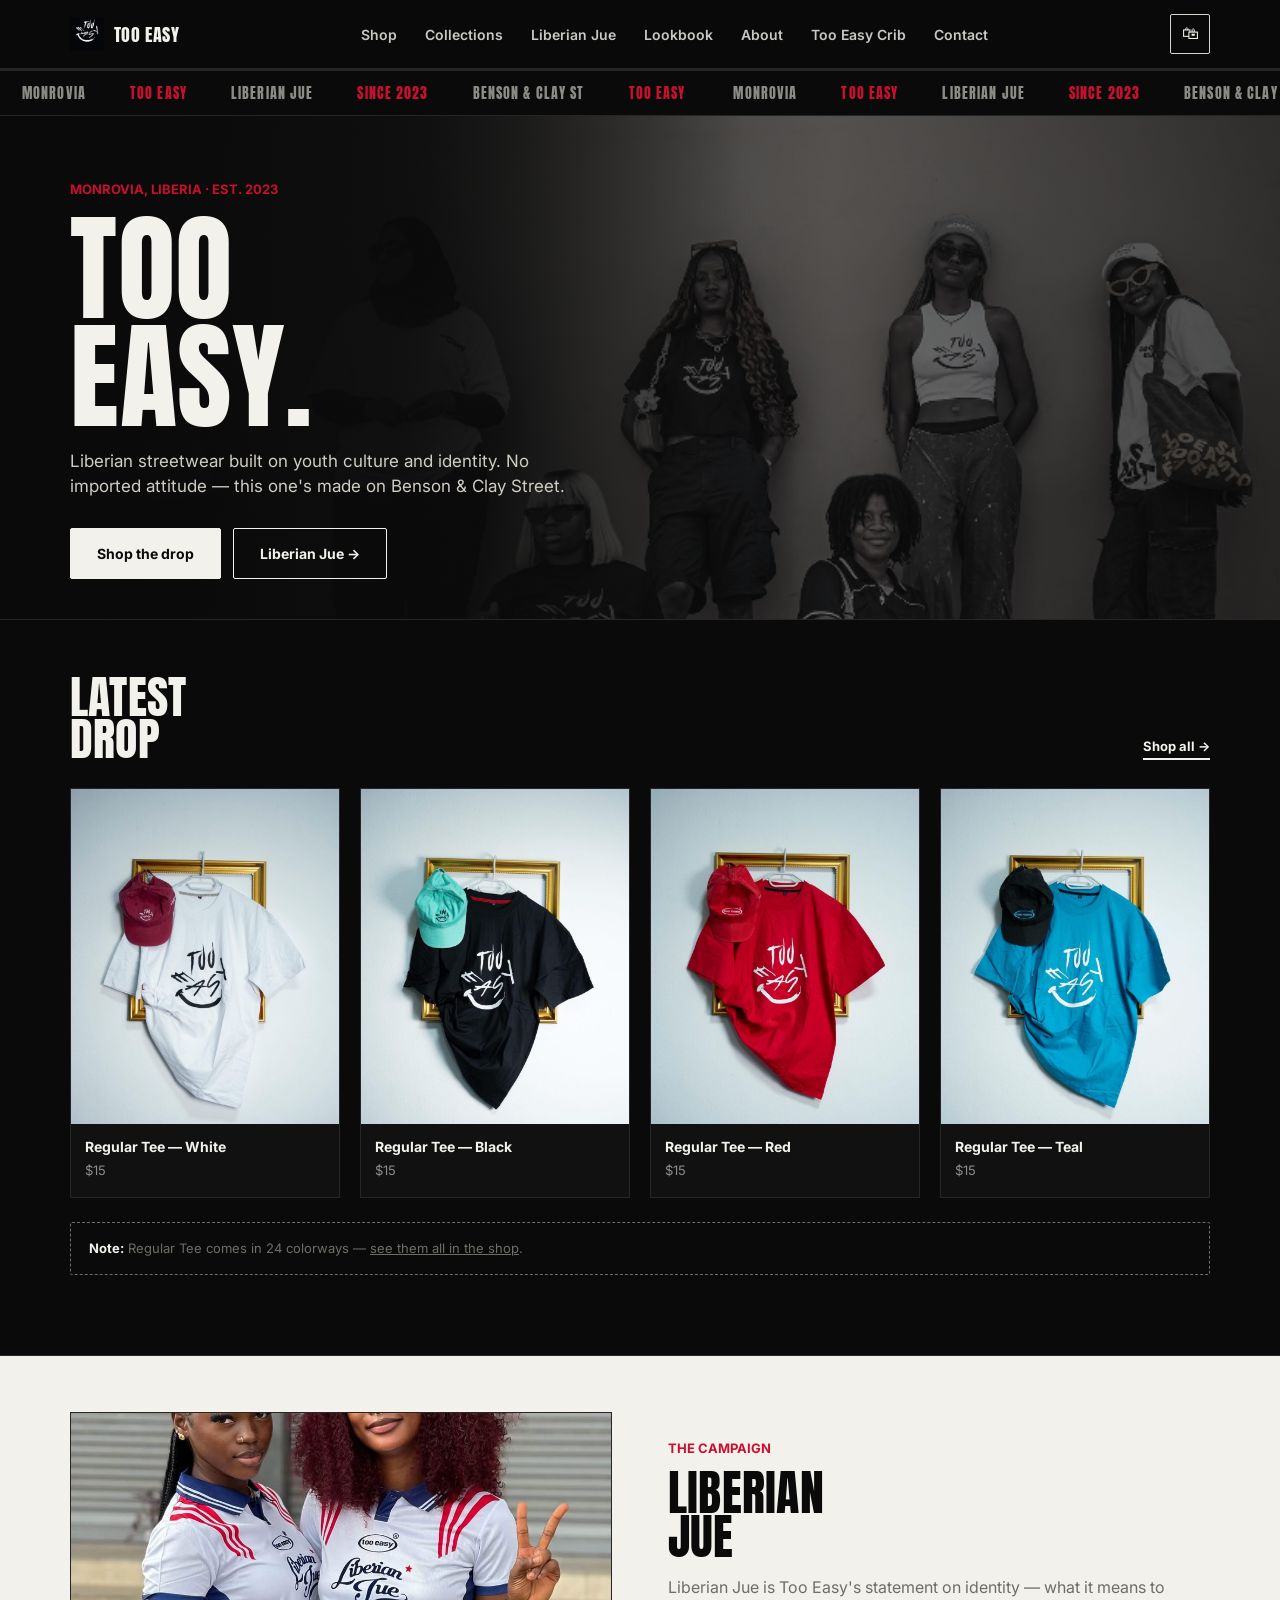
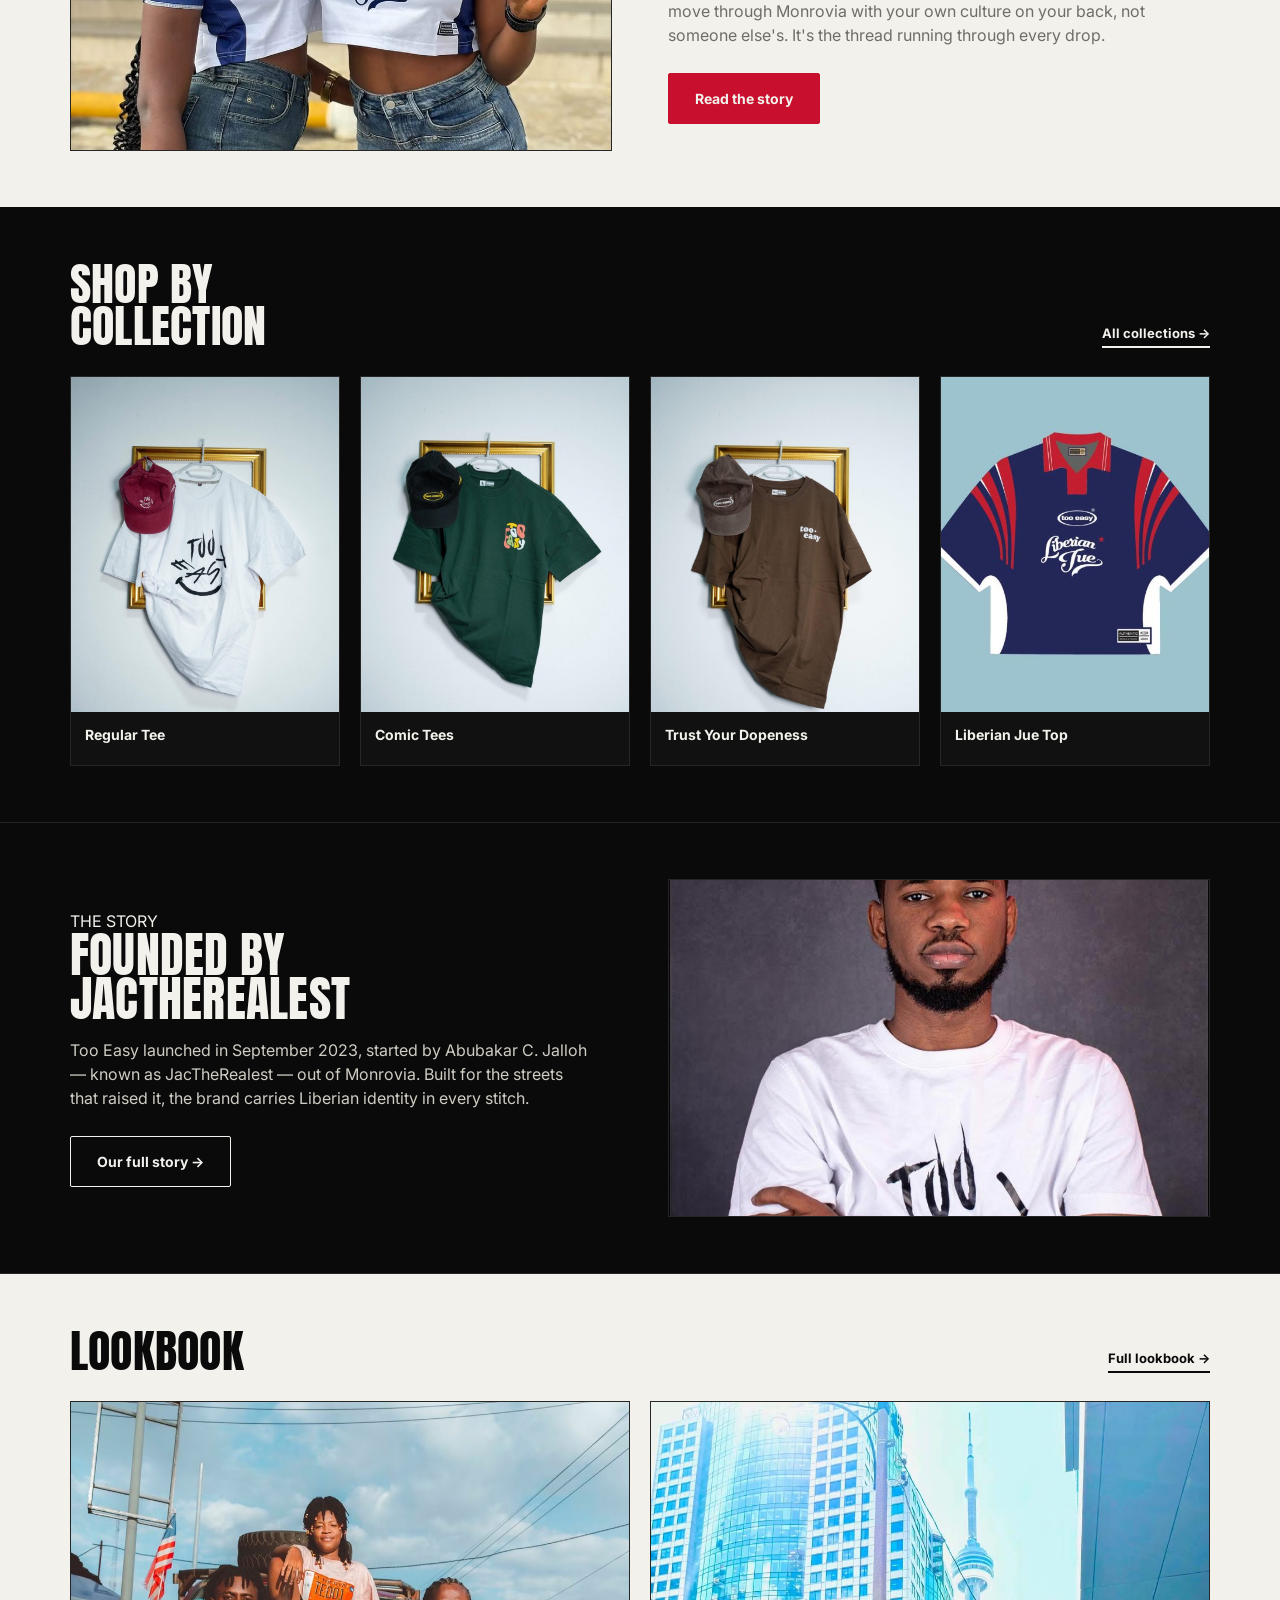
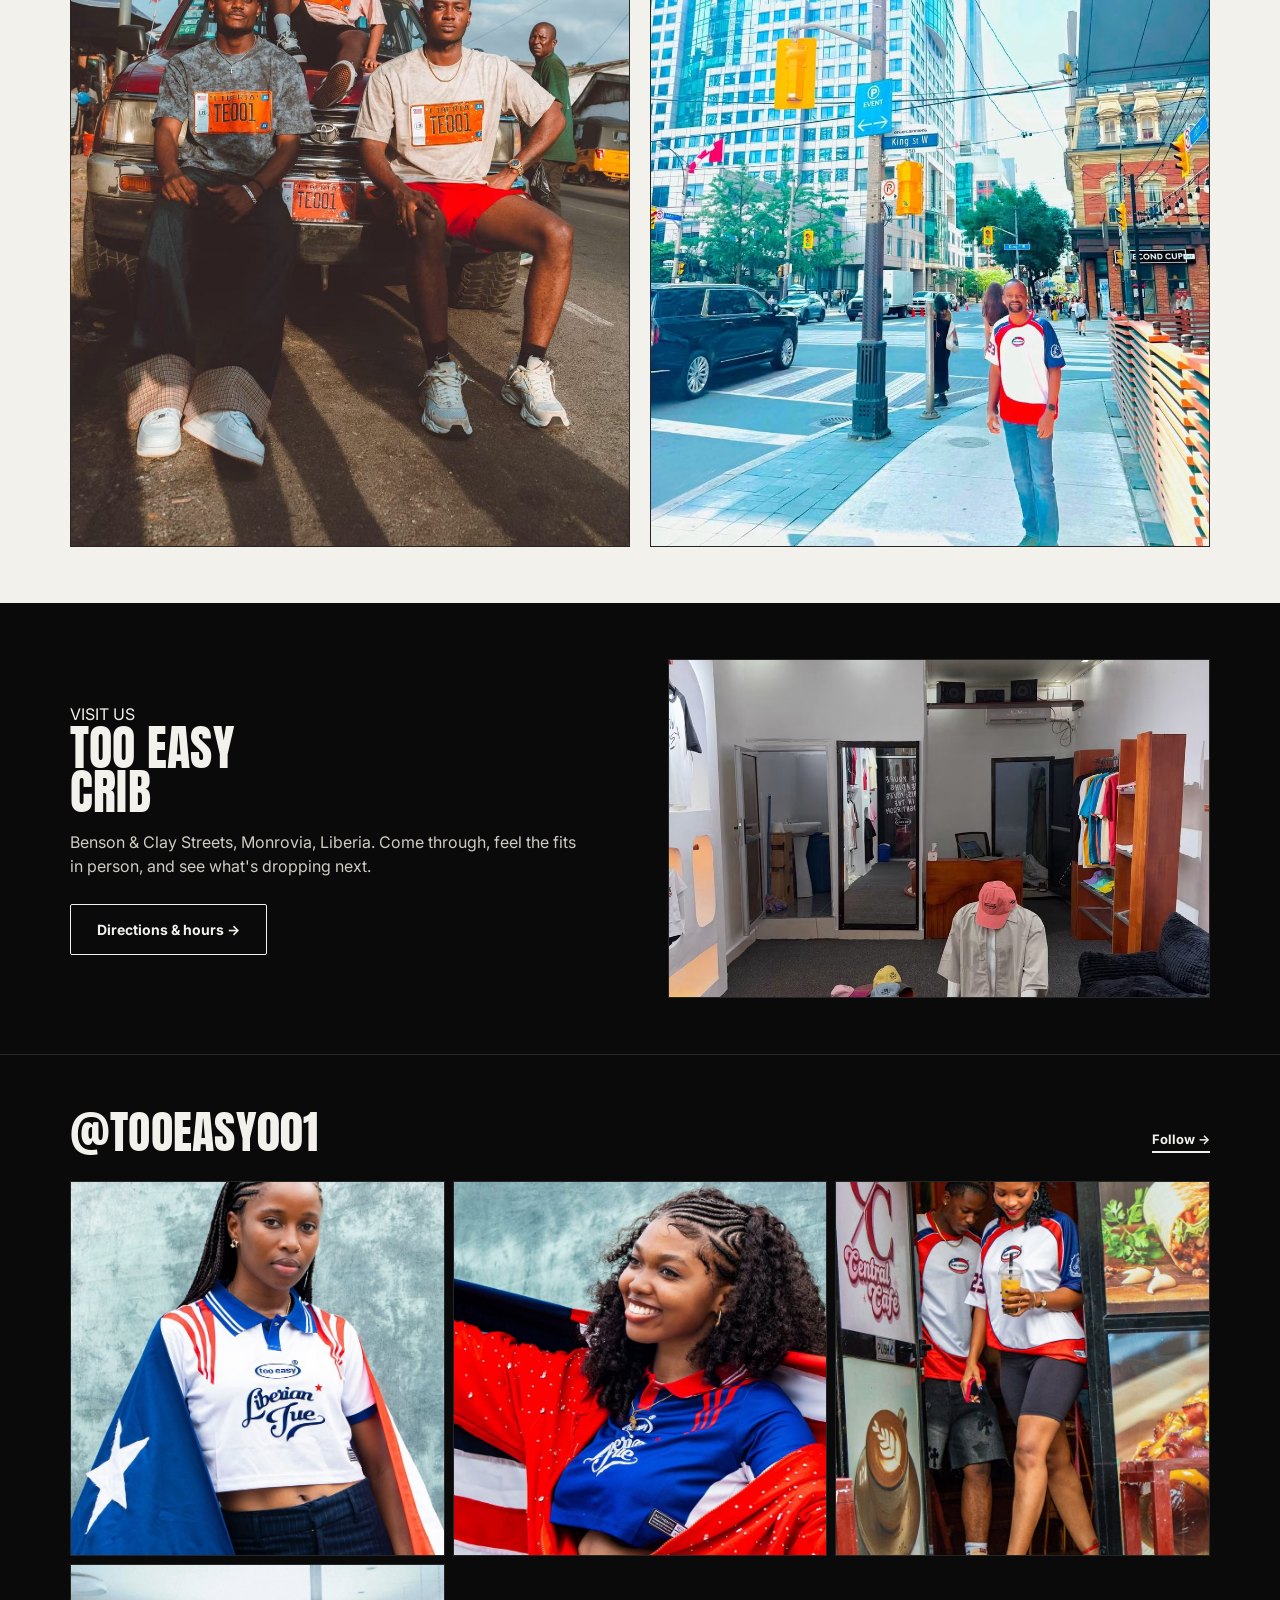
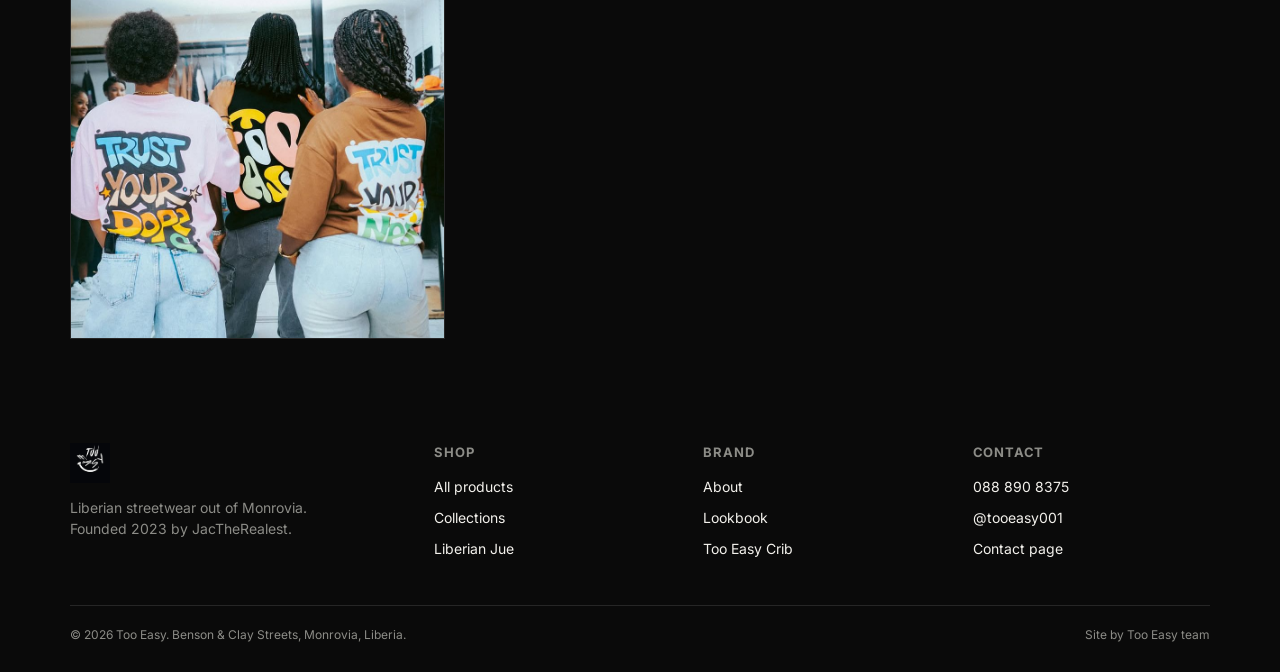
<file: index.html>
<!doctype html>
<html lang="en">
<head>
<meta charset="UTF-8">
<meta name="viewport" content="width=device-width, initial-scale=1.0">
<title>Too Easy — Liberian Streetwear | Monrovia</title>
<meta name="description" content="Too Easy is a Liberian streetwear brand out of Monrovia, founded by Abubakar C. Jalloh (JacTheRealest) in September 2023. Shop drops, discover Liberian Jue, and see the lookbook.">
<link rel="icon" href="assets/logo.jpeg">
<link rel="stylesheet" href="assets/style.css">
</head>
<body>

<header class="site-header">
  <div class="bar">
    <a href="index.html" class="brand-mark">
      <img src="assets/logo.jpeg" alt="Too Easy logo">
      <span>TOO EASY</span>
    </a>
    <nav class="nav-desktop">
      <a href="shop.html">Shop</a>
      <a href="collections.html">Collections</a>
      <a href="liberian-jue.html">Liberian Jue</a>
      <a href="lookbook.html">Lookbook</a>
      <a href="about.html">About</a>
      <a href="crib.html">Too Easy Crib</a>
      <a href="contact.html">Contact</a>
    </nav>
    <div class="header-actions">
      <button class="cart-btn" id="cart-toggle" aria-label="Open cart">🛍<span class="cart-count hidden" id="cart-count">0</span></button>
      <button class="nav-toggle" aria-label="Menu" aria-expanded="false">☰</button>
    </div>
  </div>
  <div class="nav-mobile">
    <ul>
      <li><a href="shop.html">Shop</a></li>
      <li><a href="collections.html">Collections</a></li>
      <li><a href="liberian-jue.html">Liberian Jue</a></li>
      <li><a href="lookbook.html">Lookbook</a></li>
      <li><a href="about.html">About</a></li>
      <li><a href="crib.html">Too Easy Crib</a></li>
      <li><a href="contact.html">Contact</a></li>
    </ul>
  </div>
</header>

<div class="marquee">
  <div class="track">
    <span>MONROVIA</span><span class="hit">TOO EASY</span><span>LIBERIAN JUE</span><span class="hit">SINCE 2023</span><span>BENSON &amp; CLAY ST</span><span class="hit">TOO EASY</span>
    <span>MONROVIA</span><span class="hit">TOO EASY</span><span>LIBERIAN JUE</span><span class="hit">SINCE 2023</span><span>BENSON &amp; CLAY ST</span><span class="hit">TOO EASY</span>
  </div>
</div>

<section class="hero">
  <div class="hero-bg"></div>
  <div class="hero-fade"></div>
  <div class="wrap">
    <div class="eyebrow">MONROVIA, LIBERIA · EST. 2023</div>
    <h1 class="display">TOO<br>EASY.</h1>
    <p class="lede">Liberian streetwear built on youth culture and identity. No imported attitude — this one's made on Benson &amp; Clay Street.</p>
    <div class="cta-row">
      <a href="shop.html" class="btn btn-solid">Shop the drop</a>
      <a href="liberian-jue.html" class="btn btn-outline">Liberian Jue →</a>
    </div>
  </div>
</section>

<section class="section">
  <div class="wrap">
    <div class="section-head">
      <h2 class="display">Latest<br>Drop</h2>
      <a href="shop.html" class="see-all">Shop all →</a>
    </div>
    <div class="grid-2">
      <div class="card">
        <img src="assets/regular-tee/01-white-black.jpg" alt="Too Easy Regular Tee — White / Black print" loading="lazy">
        <div class="info">
          <div class="name">Regular Tee — White</div>
          <div class="price">$15</div>
        </div>
      </div>
      <div class="card">
        <img src="assets/regular-tee/02-black-white.jpg" alt="Too Easy Regular Tee — Black / White print" loading="lazy">
        <div class="info">
          <div class="name">Regular Tee — Black</div>
          <div class="price">$15</div>
        </div>
      </div>
      <div class="card">
        <img src="assets/regular-tee/03-red-white.jpg" alt="Too Easy Regular Tee — Red / White print" loading="lazy">
        <div class="info">
          <div class="name">Regular Tee — Red</div>
          <div class="price">$15</div>
        </div>
      </div>
      <div class="card">
        <img src="assets/regular-tee/13-teal-white.jpg" alt="Too Easy Regular Tee — Teal / White print" loading="lazy">
        <div class="info">
          <div class="name">Regular Tee — Teal</div>
          <div class="price">$15</div>
        </div>
      </div>
    </div>
    <div class="notice"><b>Note:</b> Regular Tee comes in 24 colorways — <a href="shop.html" style="text-decoration:underline;">see them all in the shop</a>.</div>
  </div>
</section>

<section class="section on-paper">
  <div class="wrap split">
    <div>
      <img src="assets/liberian-jue-campaign.jpg" alt="Liberian Jue campaign" style="aspect-ratio:16/10; width:100%; object-fit:cover; border:1px solid var(--line);">
    </div>
    <div>
      <div class="eyebrow" style="color:var(--red); font-weight:700; font-size:13px; margin-bottom:12px;">THE CAMPAIGN</div>
      <h2 class="display">LIBERIAN<br>JUE</h2>
      <p>Liberian Jue is Too Easy's statement on identity — what it means to move through Monrovia with your own culture on your back, not someone else's. It's the thread running through every drop.</p>
      <a href="liberian-jue.html" class="btn btn-red" style="margin-top:10px;">Read the story</a>
    </div>
  </div>
</section>

<section class="section">
  <div class="wrap">
    <div class="section-head">
      <h2 class="display">Shop by<br>Collection</h2>
      <a href="collections.html" class="see-all">All collections →</a>
    </div>
    <div class="grid-2">
      <a class="card" href="shop.html#regular-tee" style="display:block;">
        <img src="assets/regular-tee/01-white-black.jpg" alt="Regular Tee collection" loading="lazy">
        <div class="info"><div class="name">Regular Tee</div></div>
      </a>
      <a class="card" href="shop.html#comic-tees" style="display:block;">
        <img src="assets/comic-tees/01-green-front.jpg" alt="Comic Tees collection" loading="lazy">
        <div class="info"><div class="name">Comic Tees</div></div>
      </a>
      <a class="card" href="shop.html#trust-your-dopeness" style="display:block;">
        <img src="assets/trust-your-dopeness/01-brown-front.jpg" alt="Trust Your Dopeness collection" loading="lazy">
        <div class="info"><div class="name">Trust Your Dopeness</div></div>
      </a>
      <a class="card" href="shop.html#liberian-jue-top" style="display:block;">
        <img src="assets/liberian-jue-top/01-navy.jpg" alt="Liberian Jue Top collection" loading="lazy">
        <div class="info"><div class="name">Liberian Jue Top</div></div>
      </a>
    </div>
  </div>
</section>

<section class="section">
  <div class="wrap split">
    <div>
      <div class="eyebrow">THE STORY</div>
      <h2 class="display">FOUNDED BY<br>JACTHEREALEST</h2>
      <p>Too Easy launched in September 2023, started by Abubakar C. Jalloh — known as JacTheRealest — out of Monrovia. Built for the streets that raised it, the brand carries Liberian identity in every stitch.</p>
      <a href="about.html" class="btn btn-outline" style="margin-top:10px;">Our full story →</a>
    </div>
    <div>
      <img src="assets/founder.jpg" alt="Abubakar C. Jalloh — JacTheRealest, Too Easy founder" style="aspect-ratio:16/10; width:100%; object-fit:cover; border:1px solid var(--line);">
    </div>
  </div>
</section>

<section class="section on-paper">
  <div class="wrap">
    <div class="section-head">
      <h2 class="display">Lookbook</h2>
      <a href="lookbook.html" class="see-all">Full lookbook →</a>
    </div>
    <div class="grid-2" style="grid-template-columns:repeat(2,1fr);">
      <img src="assets/lookbook/01.jpg" alt="Too Easy lookbook" style="aspect-ratio:3/4; width:100%; object-fit:cover; border:1px solid var(--line);">
      <img src="assets/lookbook/04.jpg" alt="Too Easy lookbook" style="aspect-ratio:3/4; width:100%; object-fit:cover; border:1px solid var(--line);">
    </div>
  </div>
</section>

<section class="section">
  <div class="wrap split">
    <div>
      <div class="eyebrow">VISIT US</div>
      <h2 class="display">TOO EASY<br>CRIB</h2>
      <p>Benson &amp; Clay Streets, Monrovia, Liberia. Come through, feel the fits in person, and see what's dropping next.</p>
      <a href="crib.html" class="btn btn-outline" style="margin-top:10px;">Directions &amp; hours →</a>
    </div>
    <div>
      <img src="assets/crib-photo.jpg" alt="Too Easy Crib storefront" style="aspect-ratio:16/10; width:100%; object-fit:cover; border:1px solid var(--line);">
    </div>
  </div>
</section>

<section class="section" style="border-bottom:none;">
  <div class="wrap">
    <div class="section-head">
      <h2 class="display">@TOOEASY001</h2>
      <a href="https://instagram.com/tooeasy001" target="_blank" rel="noopener" class="see-all">Follow →</a>
    </div>
    <div class="insta-grid">
      <img src="assets/instagram/01.jpg" alt="@tooeasy001" style="aspect-ratio:1/1; width:100%; object-fit:cover; border:1px solid var(--line);">
      <img src="assets/instagram/02.jpg" alt="@tooeasy001" style="aspect-ratio:1/1; width:100%; object-fit:cover; border:1px solid var(--line);">
      <img src="assets/instagram/03.jpg" alt="@tooeasy001" style="aspect-ratio:1/1; width:100%; object-fit:cover; border:1px solid var(--line);">
      <img src="assets/instagram/04.jpg" alt="@tooeasy001" style="aspect-ratio:1/1; width:100%; object-fit:cover; border:1px solid var(--line);">
    </div>
  </div>
</section>

<footer class="site-footer">
  <div class="wrap">
    <div class="footer-grid">
      <div>
        <div class="brand-mark" style="margin-bottom:14px;">
          <img src="assets/logo.jpeg" alt="Too Easy logo" style="height:40px;">
        </div>
        <p style="color:var(--mute); font-size:14px; max-width:32ch;">Liberian streetwear out of Monrovia. Founded 2023 by JacTheRealest.</p>
      </div>
      <div>
        <h3>Shop</h3>
        <ul>
          <li><a href="shop.html">All products</a></li>
          <li><a href="collections.html">Collections</a></li>
          <li><a href="liberian-jue.html">Liberian Jue</a></li>
        </ul>
      </div>
      <div>
        <h3>Brand</h3>
        <ul>
          <li><a href="about.html">About</a></li>
          <li><a href="lookbook.html">Lookbook</a></li>
          <li><a href="crib.html">Too Easy Crib</a></li>
        </ul>
      </div>
      <div>
        <h3>Contact</h3>
        <ul>
          <li><a href="tel:0888908375">088 890 8375</a></li>
          <li><a href="https://instagram.com/tooeasy001" target="_blank" rel="noopener">@tooeasy001</a></li>
          <li><a href="contact.html">Contact page</a></li>
        </ul>
      </div>
    </div>
    <div class="footer-bottom">
      <span>© 2026 Too Easy. Benson &amp; Clay Streets, Monrovia, Liberia.</span>
      <span>Site by Too Easy team</span>
    </div>
  </div>
</footer>

<script src="assets/main.js"></script>
<script src="assets/cart.js"></script>
<div class="cart-overlay" id="cart-overlay"></div>
<aside class="cart-drawer" id="cart-drawer">
  <div class="cart-drawer-head">
    <span class="cart-title">YOUR CART</span>
    <button class="cart-close" id="cart-close" aria-label="Close cart">✕</button>
  </div>
  <div class="cart-items" id="cart-items"></div>
  <div class="cart-footer">
    <div class="cart-total-row"><span>Total</span><span id="cart-total">$0</span></div>
    <button class="btn btn-red" id="cart-checkout" style="width:100%;">Checkout on WhatsApp</button>
    <p class="cart-note">Delivery &amp; final total confirmed via WhatsApp.</p>
  </div>
</aside>
</body>
</html>
</file>
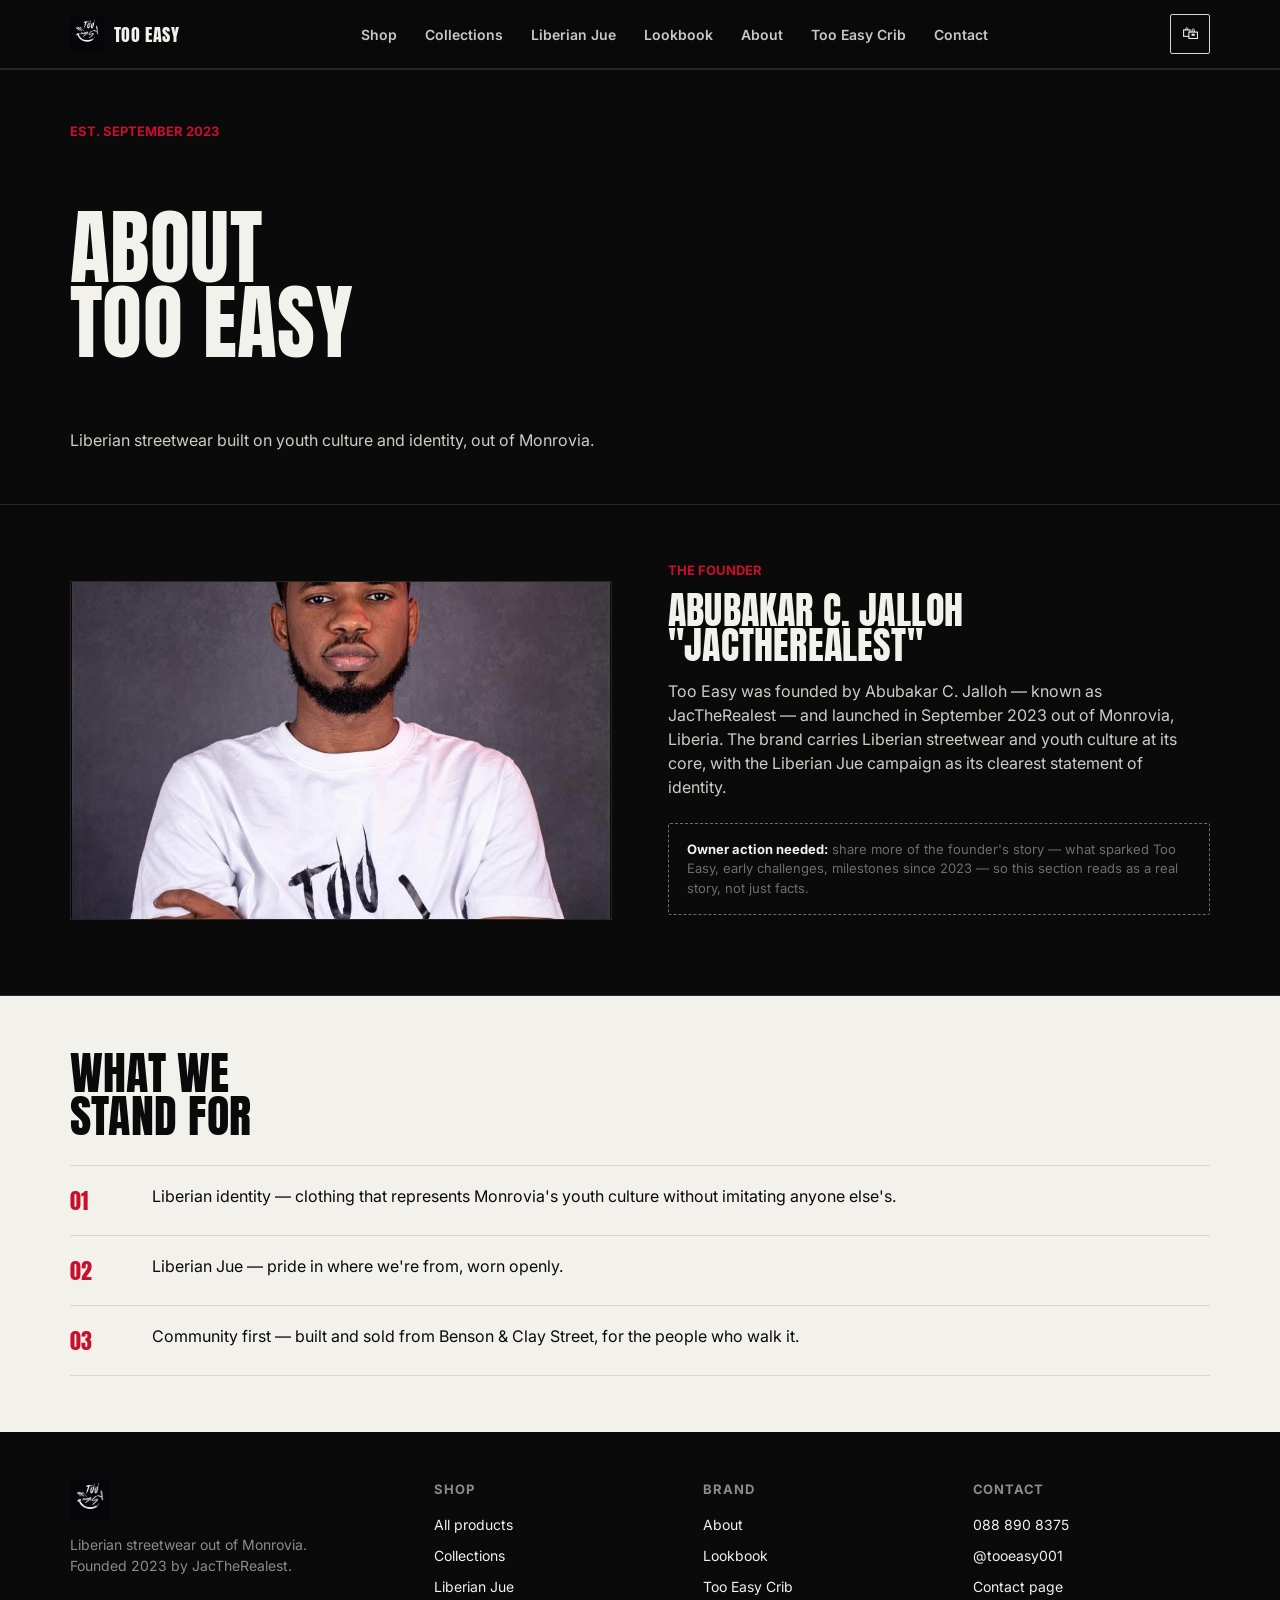
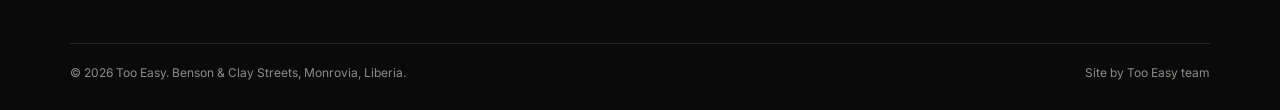
<file: about.html>
<!doctype html>
<html lang="en">
<head>
<meta charset="UTF-8">
<meta name="viewport" content="width=device-width, initial-scale=1.0">
<title>About | Too Easy</title>
<meta name="description" content="About Too Easy — founded by Abubakar C. Jalloh (JacTheRealest) in Monrovia, Liberia, September 2023.">
<link rel="icon" href="assets/logo.jpeg">
<link rel="stylesheet" href="assets/style.css">
</head>
<body>
<header class="site-header">
  <div class="bar">
    <a href="index.html" class="brand-mark">
      <img src="assets/logo.jpeg" alt="Too Easy logo">
      <span>TOO EASY</span>
    </a>
    <nav class="nav-desktop">
      <a href="shop.html">Shop</a>
      <a href="collections.html">Collections</a>
      <a href="liberian-jue.html">Liberian Jue</a>
      <a href="lookbook.html">Lookbook</a>
      <a href="about.html">About</a>
      <a href="crib.html">Too Easy Crib</a>
      <a href="contact.html">Contact</a>
    </nav>
    <div class="header-actions">
      <button class="cart-btn" id="cart-toggle" aria-label="Open cart">🛍<span class="cart-count hidden" id="cart-count">0</span></button>
      <button class="nav-toggle" aria-label="Menu" aria-expanded="false">☰</button>
    </div>
  </div>
  <div class="nav-mobile">
    <ul>
      <li><a href="shop.html">Shop</a></li>
      <li><a href="collections.html">Collections</a></li>
      <li><a href="liberian-jue.html">Liberian Jue</a></li>
      <li><a href="lookbook.html">Lookbook</a></li>
      <li><a href="about.html">About</a></li>
      <li><a href="crib.html">Too Easy Crib</a></li>
      <li><a href="contact.html">Contact</a></li>
    </ul>
  </div>
</header>
<section class="page-hero">
  <div class="wrap">
    <div class="eyebrow">EST. SEPTEMBER 2023</div>
    <h1 class="display">ABOUT<br>TOO EASY</h1>
    <p>Liberian streetwear built on youth culture and identity, out of Monrovia.</p>
  </div>
</section>

<section class="section">
  <div class="wrap split">
    <div>
      <img src="assets/founder.jpg" alt="Abubakar C. Jalloh — JacTheRealest" style="aspect-ratio:16/10; width:100%; object-fit:cover; border:1px solid var(--line);">
    </div>
    <div>
      <div class="eyebrow" style="color:var(--red); font-weight:700; font-size:13px; margin-bottom:12px;">THE FOUNDER</div>
      <h2 class="display" style="font-size:38px;">ABUBAKAR C. JALLOH<br>"JACTHEREALEST"</h2>
      <p>Too Easy was founded by Abubakar C. Jalloh — known as JacTheRealest — and launched in September 2023 out of Monrovia, Liberia. The brand carries Liberian streetwear and youth culture at its core, with the Liberian Jue campaign as its clearest statement of identity.</p>
      <div class="notice"><b>Owner action needed:</b> share more of the founder's story — what sparked Too Easy, early challenges, milestones since 2023 — so this section reads as a real story, not just facts.</div>
    </div>
  </div>
</section>

<section class="section on-paper">
  <div class="wrap">
    <div class="section-head">
      <h2 class="display">WHAT WE<br>STAND FOR</h2>
    </div>
    <ul class="value-list">
      <li><span class="k">01</span><span>Liberian identity — clothing that represents Monrovia's youth culture without imitating anyone else's.</span></li>
      <li><span class="k">02</span><span>Liberian Jue — pride in where we're from, worn openly.</span></li>
      <li><span class="k">03</span><span>Community first — built and sold from Benson &amp; Clay Street, for the people who walk it.</span></li>
    </ul>
  </div>
</section>
<footer class="site-footer">
  <div class="wrap">
    <div class="footer-grid">
      <div>
        <div class="brand-mark" style="margin-bottom:14px;">
          <img src="assets/logo.jpeg" alt="Too Easy logo" style="height:40px;">
        </div>
        <p style="color:var(--mute); font-size:14px; max-width:32ch;">Liberian streetwear out of Monrovia. Founded 2023 by JacTheRealest.</p>
      </div>
      <div>
        <h3>Shop</h3>
        <ul>
          <li><a href="shop.html">All products</a></li>
          <li><a href="collections.html">Collections</a></li>
          <li><a href="liberian-jue.html">Liberian Jue</a></li>
        </ul>
      </div>
      <div>
        <h3>Brand</h3>
        <ul>
          <li><a href="about.html">About</a></li>
          <li><a href="lookbook.html">Lookbook</a></li>
          <li><a href="crib.html">Too Easy Crib</a></li>
        </ul>
      </div>
      <div>
        <h3>Contact</h3>
        <ul>
          <li><a href="tel:0888908375">088 890 8375</a></li>
          <li><a href="https://instagram.com/tooeasy001" target="_blank" rel="noopener">@tooeasy001</a></li>
          <li><a href="contact.html">Contact page</a></li>
        </ul>
      </div>
    </div>
    <div class="footer-bottom">
      <span>© 2026 Too Easy. Benson &amp; Clay Streets, Monrovia, Liberia.</span>
      <span>Site by Too Easy team</span>
    </div>
  </div>
</footer>
<script src="assets/main.js"></script>
<script src="assets/cart.js"></script>
<div class="cart-overlay" id="cart-overlay"></div>
<aside class="cart-drawer" id="cart-drawer">
  <div class="cart-drawer-head">
    <span class="cart-title">YOUR CART</span>
    <button class="cart-close" id="cart-close" aria-label="Close cart">✕</button>
  </div>
  <div class="cart-items" id="cart-items"></div>
  <div class="cart-footer">
    <div class="cart-total-row"><span>Total</span><span id="cart-total">$0</span></div>
    <button class="btn btn-red" id="cart-checkout" style="width:100%;">Checkout on WhatsApp</button>
    <p class="cart-note">Delivery &amp; final total confirmed via WhatsApp.</p>
  </div>
</aside>
</body>
</html>
</file>
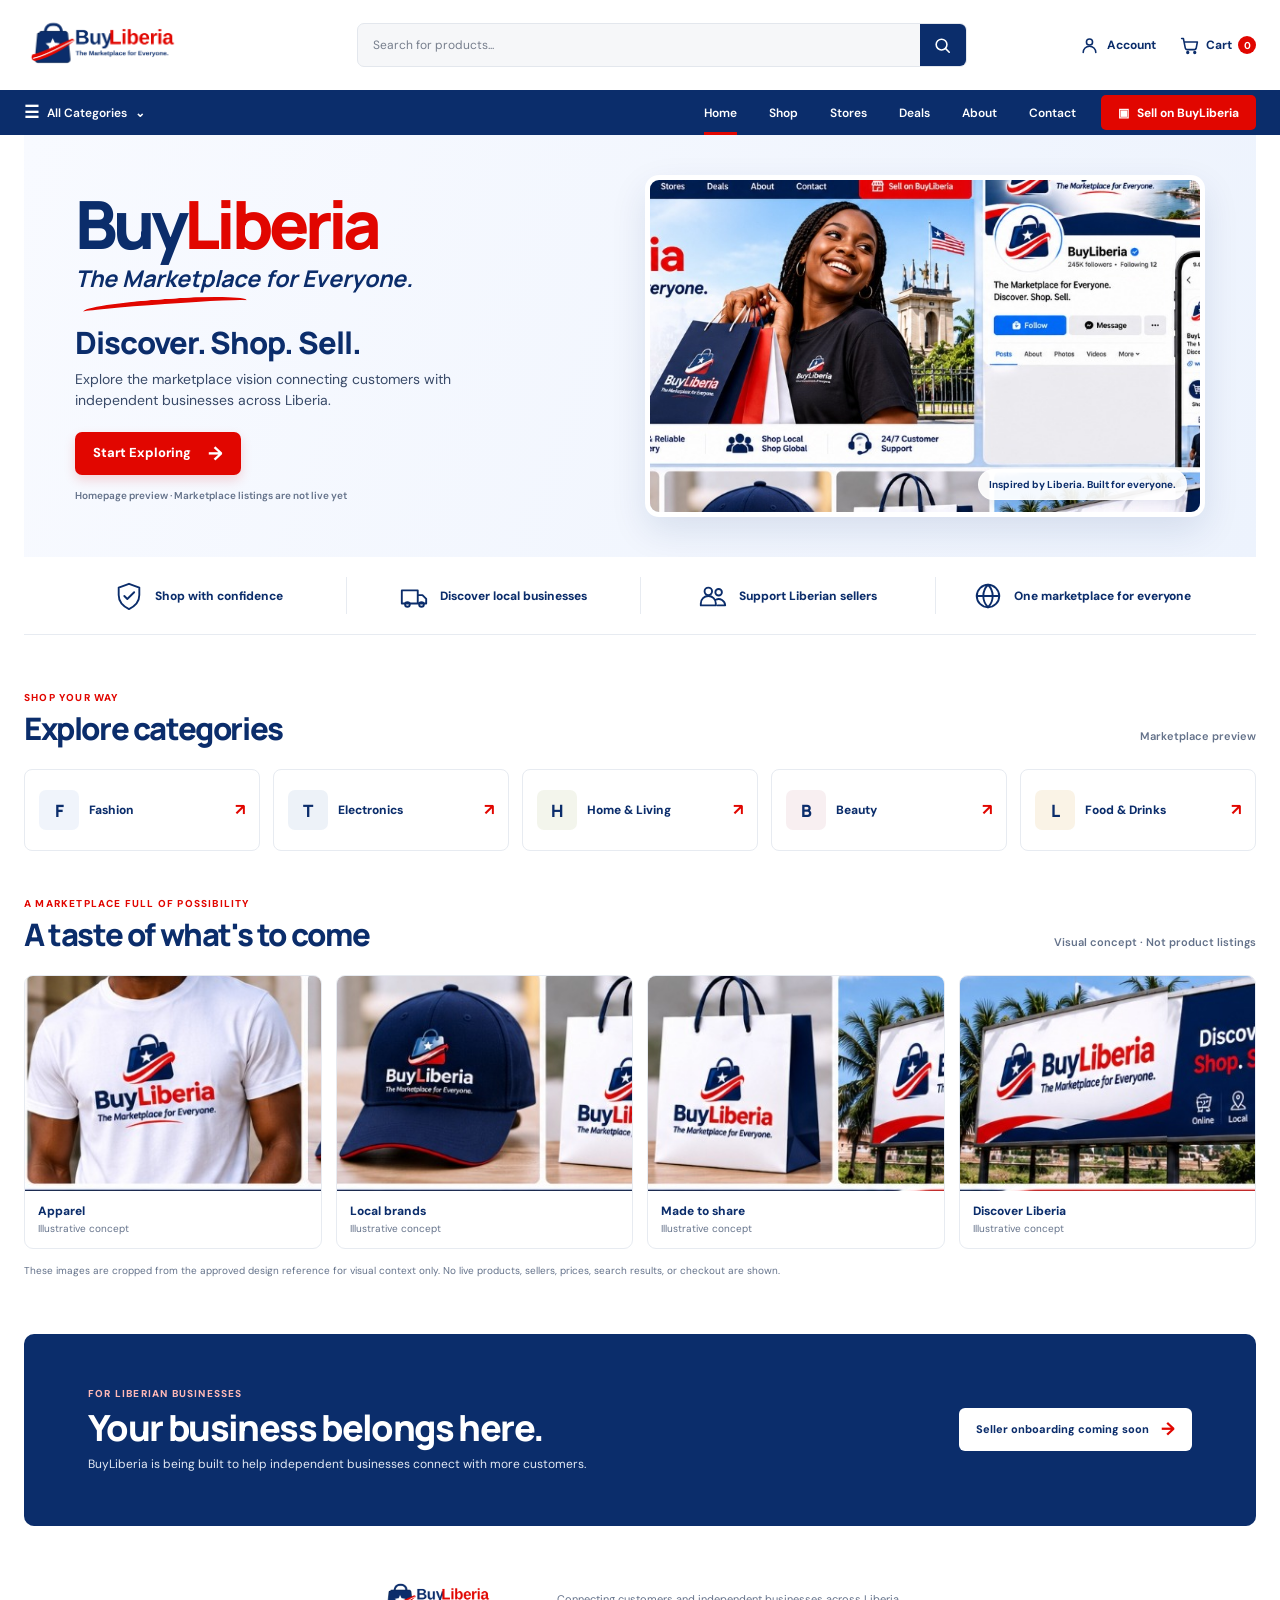
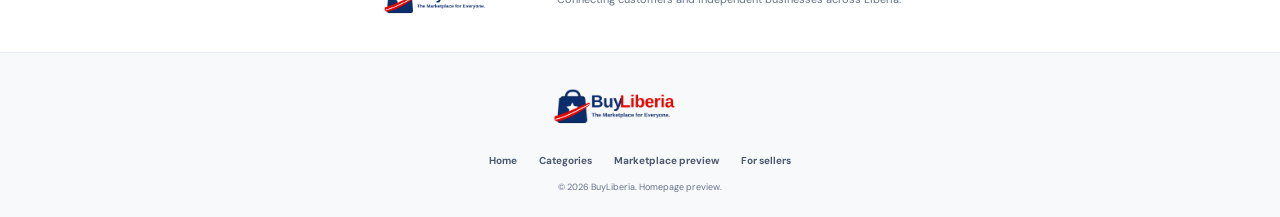
<file: buyliberia.html>
<!DOCTYPE html>
<html lang="en">
<head>
  <meta charset="UTF-8">
  <meta name="viewport" content="width=device-width, initial-scale=1.0">
  <meta name="theme-color" content="#0B2D6B">
  <meta name="description" content="BuyLiberia — The Marketplace for Everyone. Discover Liberia's marketplace homepage preview.">
  <title>BuyLiberia — The Marketplace for Everyone</title>
  <link rel="preload" href="assets/buyliberia-primary-horizontal.png" as="image">
  <link rel="stylesheet" href="assets/buyliberia.css">
  <script src="assets/buyliberia.js" defer></script>
</head>
<body>
  <header class="site-header">
    <div class="header-main">
      <a class="brand" href="buyliberia.html" aria-label="BuyLiberia home">
        <img src="assets/buyliberia-primary-horizontal.png" alt="BuyLiberia — The Marketplace for Everyone">
      </a>

      <form class="search" id="searchForm" role="search">
        <label class="sr-only" for="searchInput">Search products</label>
        <input id="searchInput" type="search" placeholder="Search for products..." autocomplete="off">
        <button type="submit" aria-label="Search">
          <svg viewBox="0 0 24 24" aria-hidden="true"><circle cx="10.8" cy="10.8" r="6.8"></circle><path d="m16 16 4.5 4.5"></path></svg>
        </button>
      </form>

      <div class="header-actions">
        <button class="account-button" id="accountButton" type="button">
          <svg viewBox="0 0 24 24" aria-hidden="true"><circle cx="12" cy="8" r="3.5"></circle><path d="M4.8 20a7.2 7.2 0 0 1 14.4 0"></path></svg>
          <span>Account</span>
        </button>
        <button class="cart-button" id="cartButton" type="button" aria-label="Cart, 0 items">
          <svg viewBox="0 0 24 24" aria-hidden="true"><path d="M3 4h2l2.2 11.1a2 2 0 0 0 2 1.6h8.5a2 2 0 0 0 1.9-1.5L21 8H6"></path><circle cx="10" cy="20" r="1"></circle><circle cx="18" cy="20" r="1"></circle></svg>
          <span>Cart</span><span class="cart-count" id="cartCount">0</span>
        </button>
        <button class="menu-toggle" id="menuToggle" type="button" aria-label="Open navigation" aria-expanded="false" aria-controls="mainNav">
          <span></span><span></span><span></span>
        </button>
      </div>
    </div>

    <nav class="nav-bar" id="mainNav" aria-label="Main navigation">
      <div class="nav-inner">
        <a class="category-nav" href="#categories"><span class="menu-lines" aria-hidden="true">☰</span> All Categories <span aria-hidden="true">⌄</span></a>
        <a class="active" href="#home">Home</a>
        <a href="#showcase">Shop</a>
        <a href="#sellers">Stores</a>
        <a href="#showcase">Deals</a>
        <a href="#about">About</a>
        <a href="#about">Contact</a>
        <a class="sell-nav" href="#sellers"><span aria-hidden="true">▣</span> Sell on BuyLiberia</a>
      </div>
    </nav>
  </header>

  <main>
    <section class="hero" id="home" aria-labelledby="heroTitle">
      <div class="hero-copy">
        <h1 id="heroTitle">Buy<span>Liberia</span></h1>
        <p class="tagline">The Marketplace for Everyone.</p>
        <div class="red-swoosh" aria-hidden="true"></div>
        <h2>Discover. Shop. Sell.</h2>
        <p class="hero-description">Explore the marketplace vision connecting customers with independent businesses across Liberia.</p>
        <a class="primary-cta" href="#showcase">Start Exploring <span aria-hidden="true">→</span></a>
        <p class="preview-label">Homepage preview · Marketplace listings are not live yet</p>
      </div>
      <figure class="hero-visual">
        <img src="assets/buyliberia-homepage-reference.jpg" alt="Approved BuyLiberia homepage visual reference featuring a Liberian shopper">
        <figcaption>Inspired by Liberia. Built for everyone.</figcaption>
      </figure>
    </section>

    <section class="trust-strip" aria-label="BuyLiberia values">
      <div class="trust-item">
        <span class="trust-icon" aria-hidden="true">
          <svg viewBox="0 0 32 32"><path d="M16 3 27 7v8c0 7-4.8 12-11 15C9.8 27 5 22 5 15V7z"></path><path d="m11 16 3.2 3.2L21.5 12"></path></svg>
        </span>
        <span>Shop with confidence</span>
      </div>
      <div class="trust-item">
        <span class="trust-icon" aria-hidden="true">
          <svg viewBox="0 0 32 32"><path d="M3 10h17v14H3zM20 15h5l4 4v5h-9z"></path><circle cx="9" cy="25" r="2.5"></circle><circle cx="24" cy="25" r="2.5"></circle></svg>
        </span>
        <span>Discover local businesses</span>
      </div>
      <div class="trust-item">
        <span class="trust-icon" aria-hidden="true">
          <svg viewBox="0 0 32 32"><circle cx="11" cy="11" r="4"></circle><circle cx="22" cy="12" r="3.5"></circle><path d="M3 26v-2a8 8 0 0 1 16 0v2zM19 20a7 7 0 0 1 10 6h-8"></path></svg>
        </span>
        <span>Support Liberian sellers</span>
      </div>
      <div class="trust-item">
        <span class="trust-icon" aria-hidden="true">
          <svg viewBox="0 0 32 32"><circle cx="16" cy="16" r="12"></circle><path d="M4 16h24M16 4c4 4 5 8 5 12s-1 8-5 12c-4-4-5-8-5-12s1-8 5-12z"></path></svg>
        </span>
        <span>One marketplace for everyone</span>
      </div>
    </section>

    <section class="section categories-section" id="categories" aria-labelledby="categoriesTitle">
      <div class="section-heading">
        <div>
          <p class="eyebrow">SHOP YOUR WAY</p>
          <h2 id="categoriesTitle">Explore categories</h2>
        </div>
        <span class="section-aside">Marketplace preview</span>
      </div>
      <div class="category-grid">
        <a class="category-card" href="#showcase"><span class="category-mark fashion-mark" aria-hidden="true">F</span><span>Fashion</span><span class="category-arrow" aria-hidden="true">↗</span></a>
        <a class="category-card" href="#showcase"><span class="category-mark tech-mark" aria-hidden="true">T</span><span>Electronics</span><span class="category-arrow" aria-hidden="true">↗</span></a>
        <a class="category-card" href="#showcase"><span class="category-mark home-mark" aria-hidden="true">H</span><span>Home &amp; Living</span><span class="category-arrow" aria-hidden="true">↗</span></a>
        <a class="category-card" href="#showcase"><span class="category-mark beauty-mark" aria-hidden="true">B</span><span>Beauty</span><span class="category-arrow" aria-hidden="true">↗</span></a>
        <a class="category-card" href="#showcase"><span class="category-mark food-mark" aria-hidden="true">L</span><span>Food &amp; Drinks</span><span class="category-arrow" aria-hidden="true">↗</span></a>
      </div>
    </section>

    <section class="section showcase-section" id="showcase" aria-labelledby="showcaseTitle">
      <div class="section-heading">
        <div>
          <p class="eyebrow">A MARKETPLACE FULL OF POSSIBILITY</p>
          <h2 id="showcaseTitle">A taste of what's to come</h2>
        </div>
        <span class="section-aside">Visual concept · Not product listings</span>
      </div>
      <div class="showcase-grid" aria-label="Illustrative marketplace concept images">
        <figure class="showcase-card">
          <div class="showcase-image concept-shirt" role="img" aria-label="Apparel concept from the approved homepage reference"></div>
          <figcaption><span>Apparel</span><small>Illustrative concept</small></figcaption>
        </figure>
        <figure class="showcase-card">
          <div class="showcase-image concept-cap" role="img" aria-label="Headwear concept from the approved homepage reference"></div>
          <figcaption><span>Local brands</span><small>Illustrative concept</small></figcaption>
        </figure>
        <figure class="showcase-card">
          <div class="showcase-image concept-bag" role="img" aria-label="Shopping bag concept from the approved homepage reference"></div>
          <figcaption><span>Made to share</span><small>Illustrative concept</small></figcaption>
        </figure>
        <figure class="showcase-card">
          <div class="showcase-image concept-billboard" role="img" aria-label="BuyLiberia campaign concept from the approved homepage reference"></div>
          <figcaption><span>Discover Liberia</span><small>Illustrative concept</small></figcaption>
        </figure>
      </div>
      <p class="demo-note">These images are cropped from the approved design reference for visual context only. No live products, sellers, prices, search results, or checkout are shown.</p>
    </section>

    <section class="seller-banner" id="sellers" aria-labelledby="sellerTitle">
      <div>
        <p class="eyebrow">FOR LIBERIAN BUSINESSES</p>
        <h2 id="sellerTitle">Your business belongs here.</h2>
        <p>BuyLiberia is being built to help independent businesses connect with more customers.</p>
      </div>
      <button class="seller-button" id="sellerButton" type="button">Seller onboarding coming soon <span aria-hidden="true">→</span></button>
    </section>

    <section class="about-note" id="about">
      <img src="assets/buyliberia-primary-horizontal.png" alt="" aria-hidden="true">
      <p>Connecting customers and independent businesses across Liberia.</p>
    </section>
  </main>

  <footer class="footer">
    <a class="footer-brand" href="buyliberia.html" aria-label="BuyLiberia home">
      <img src="assets/buyliberia-primary-horizontal.png" alt="BuyLiberia — The Marketplace for Everyone">
    </a>
    <nav aria-label="Footer navigation">
      <a href="#home">Home</a>
      <a href="#categories">Categories</a>
      <a href="#showcase">Marketplace preview</a>
      <a href="#sellers">For sellers</a>
    </nav>
    <p>© 2026 BuyLiberia. Homepage preview.</p>
  </footer>
  <div class="toast" id="toast" role="status" aria-live="polite"></div>
</body>
</html>
</file>
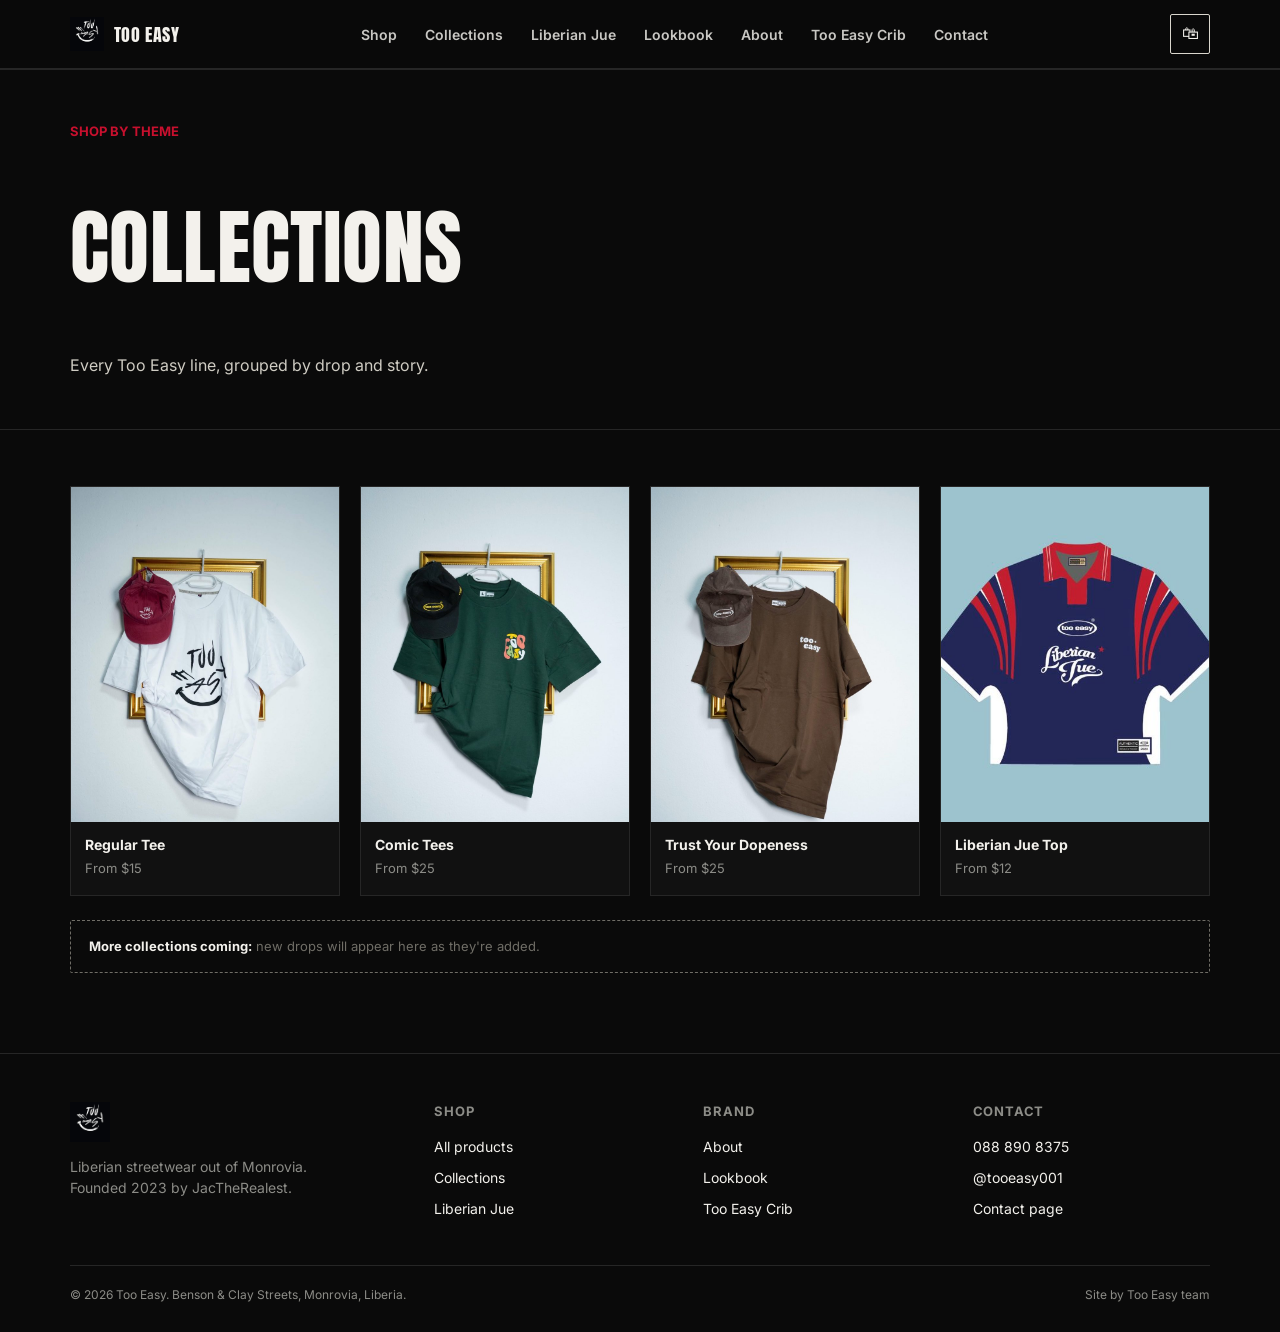
<file: collections.html>
<!doctype html>
<html lang="en">
<head>
<meta charset="UTF-8">
<meta name="viewport" content="width=device-width, initial-scale=1.0">
<title>Collections | Too Easy</title>
<meta name="description" content="Browse Too Easy collections — Liberian streetwear grouped by drop and theme.">
<link rel="icon" href="assets/logo.jpeg">
<link rel="stylesheet" href="assets/style.css">
</head>
<body>
<header class="site-header">
  <div class="bar">
    <a href="index.html" class="brand-mark">
      <img src="assets/logo.jpeg" alt="Too Easy logo">
      <span>TOO EASY</span>
    </a>
    <nav class="nav-desktop">
      <a href="shop.html">Shop</a>
      <a href="collections.html">Collections</a>
      <a href="liberian-jue.html">Liberian Jue</a>
      <a href="lookbook.html">Lookbook</a>
      <a href="about.html">About</a>
      <a href="crib.html">Too Easy Crib</a>
      <a href="contact.html">Contact</a>
    </nav>
    <div class="header-actions">
      <button class="cart-btn" id="cart-toggle" aria-label="Open cart">🛍<span class="cart-count hidden" id="cart-count">0</span></button>
      <button class="nav-toggle" aria-label="Menu" aria-expanded="false">☰</button>
    </div>
  </div>
  <div class="nav-mobile">
    <ul>
      <li><a href="shop.html">Shop</a></li>
      <li><a href="collections.html">Collections</a></li>
      <li><a href="liberian-jue.html">Liberian Jue</a></li>
      <li><a href="lookbook.html">Lookbook</a></li>
      <li><a href="about.html">About</a></li>
      <li><a href="crib.html">Too Easy Crib</a></li>
      <li><a href="contact.html">Contact</a></li>
    </ul>
  </div>
</header>
<section class="page-hero">
  <div class="wrap">
    <div class="eyebrow">SHOP BY THEME</div>
    <h1 class="display">COLLECTIONS</h1>
    <p>Every Too Easy line, grouped by drop and story.</p>
  </div>
</section>

<section class="section">
  <div class="wrap">
    <div class="grid-2">
      <a class="card" href="shop.html#regular-tee" style="display:block;">
        <img src="assets/regular-tee/01-white-black.jpg" alt="Regular Tee collection" loading="lazy">
        <div class="info"><div class="name">Regular Tee</div><div class="price">From $15</div></div>
      </a>
      <a class="card" href="shop.html#comic-tees" style="display:block;">
        <img src="assets/comic-tees/01-green-front.jpg" alt="Comic Tees collection" loading="lazy">
        <div class="info"><div class="name">Comic Tees</div><div class="price">From $25</div></div>
      </a>
      <a class="card" href="shop.html#trust-your-dopeness" style="display:block;">
        <img src="assets/trust-your-dopeness/01-brown-front.jpg" alt="Trust Your Dopeness collection" loading="lazy">
        <div class="info"><div class="name">Trust Your Dopeness</div><div class="price">From $25</div></div>
      </a>
      <a class="card" href="shop.html#liberian-jue-top" style="display:block;">
        <img src="assets/liberian-jue-top/01-navy.jpg" alt="Liberian Jue Top collection" loading="lazy">
        <div class="info"><div class="name">Liberian Jue Top</div><div class="price">From $12</div></div>
      </a>
    </div>
    <div class="notice"><b>More collections coming:</b> new drops will appear here as they're added.</div>
  </div>
</section>
<footer class="site-footer">
  <div class="wrap">
    <div class="footer-grid">
      <div>
        <div class="brand-mark" style="margin-bottom:14px;">
          <img src="assets/logo.jpeg" alt="Too Easy logo" style="height:40px;">
        </div>
        <p style="color:var(--mute); font-size:14px; max-width:32ch;">Liberian streetwear out of Monrovia. Founded 2023 by JacTheRealest.</p>
      </div>
      <div>
        <h3>Shop</h3>
        <ul>
          <li><a href="shop.html">All products</a></li>
          <li><a href="collections.html">Collections</a></li>
          <li><a href="liberian-jue.html">Liberian Jue</a></li>
        </ul>
      </div>
      <div>
        <h3>Brand</h3>
        <ul>
          <li><a href="about.html">About</a></li>
          <li><a href="lookbook.html">Lookbook</a></li>
          <li><a href="crib.html">Too Easy Crib</a></li>
        </ul>
      </div>
      <div>
        <h3>Contact</h3>
        <ul>
          <li><a href="tel:0888908375">088 890 8375</a></li>
          <li><a href="https://instagram.com/tooeasy001" target="_blank" rel="noopener">@tooeasy001</a></li>
          <li><a href="contact.html">Contact page</a></li>
        </ul>
      </div>
    </div>
    <div class="footer-bottom">
      <span>© 2026 Too Easy. Benson &amp; Clay Streets, Monrovia, Liberia.</span>
      <span>Site by Too Easy team</span>
    </div>
  </div>
</footer>
<script src="assets/main.js"></script>
<script src="assets/cart.js"></script>
<div class="cart-overlay" id="cart-overlay"></div>
<aside class="cart-drawer" id="cart-drawer">
  <div class="cart-drawer-head">
    <span class="cart-title">YOUR CART</span>
    <button class="cart-close" id="cart-close" aria-label="Close cart">✕</button>
  </div>
  <div class="cart-items" id="cart-items"></div>
  <div class="cart-footer">
    <div class="cart-total-row"><span>Total</span><span id="cart-total">$0</span></div>
    <button class="btn btn-red" id="cart-checkout" style="width:100%;">Checkout on WhatsApp</button>
    <p class="cart-note">Delivery &amp; final total confirmed via WhatsApp.</p>
  </div>
</aside>
</body>
</html>
</file>
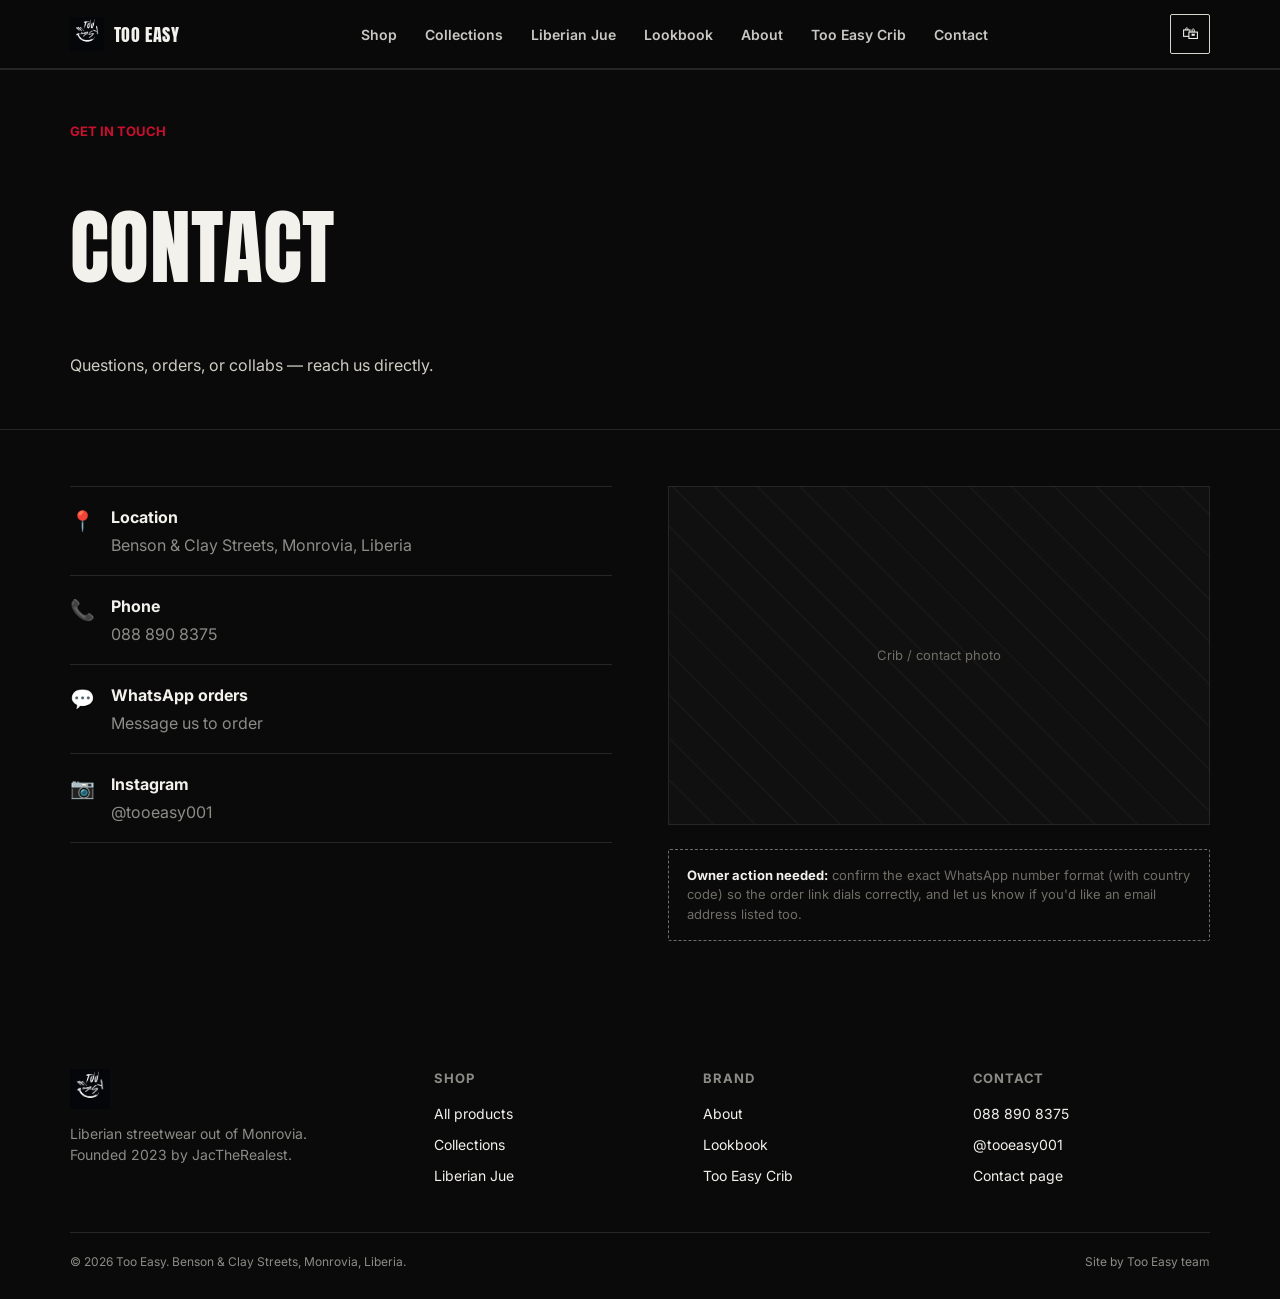
<file: contact.html>
<!doctype html>
<html lang="en">
<head>
<meta charset="UTF-8">
<meta name="viewport" content="width=device-width, initial-scale=1.0">
<title>Contact | Too Easy</title>
<meta name="description" content="Contact Too Easy — call, message on Instagram, or order via WhatsApp.">
<link rel="icon" href="assets/logo.jpeg">
<link rel="stylesheet" href="assets/style.css">
</head>
<body>
<header class="site-header">
  <div class="bar">
    <a href="index.html" class="brand-mark">
      <img src="assets/logo.jpeg" alt="Too Easy logo">
      <span>TOO EASY</span>
    </a>
    <nav class="nav-desktop">
      <a href="shop.html">Shop</a>
      <a href="collections.html">Collections</a>
      <a href="liberian-jue.html">Liberian Jue</a>
      <a href="lookbook.html">Lookbook</a>
      <a href="about.html">About</a>
      <a href="crib.html">Too Easy Crib</a>
      <a href="contact.html">Contact</a>
    </nav>
    <div class="header-actions">
      <button class="cart-btn" id="cart-toggle" aria-label="Open cart">🛍<span class="cart-count hidden" id="cart-count">0</span></button>
      <button class="nav-toggle" aria-label="Menu" aria-expanded="false">☰</button>
    </div>
  </div>
  <div class="nav-mobile">
    <ul>
      <li><a href="shop.html">Shop</a></li>
      <li><a href="collections.html">Collections</a></li>
      <li><a href="liberian-jue.html">Liberian Jue</a></li>
      <li><a href="lookbook.html">Lookbook</a></li>
      <li><a href="about.html">About</a></li>
      <li><a href="crib.html">Too Easy Crib</a></li>
      <li><a href="contact.html">Contact</a></li>
    </ul>
  </div>
</header>
<section class="page-hero">
  <div class="wrap">
    <div class="eyebrow">GET IN TOUCH</div>
    <h1 class="display">CONTACT</h1>
    <p>Questions, orders, or collabs — reach us directly.</p>
  </div>
</section>

<section class="section" style="border-bottom:none;">
  <div class="wrap contact-grid">
    <div>
      <div class="contact-item">
        <span class="icon">📍</span>
        <div>
          <div style="font-weight:700; margin-bottom:4px;">Location</div>
          <div class="mute">Benson &amp; Clay Streets, Monrovia, Liberia</div>
        </div>
      </div>
      <div class="contact-item">
        <span class="icon">📞</span>
        <div>
          <div style="font-weight:700; margin-bottom:4px;">Phone</div>
          <div class="mute"><a href="tel:0888908375">088 890 8375</a></div>
        </div>
      </div>
      <div class="contact-item">
        <span class="icon">💬</span>
        <div>
          <div style="font-weight:700; margin-bottom:4px;">WhatsApp orders</div>
          <div class="mute"><a href="https://wa.me/231778760759" target="_blank" rel="noopener">Message us to order</a></div>
        </div>
      </div>
      <div class="contact-item">
        <span class="icon">📷</span>
        <div>
          <div style="font-weight:700; margin-bottom:4px;">Instagram</div>
          <div class="mute"><a href="https://instagram.com/tooeasy001" target="_blank" rel="noopener">@tooeasy001</a></div>
        </div>
      </div>
    </div>
    <div>
      <div class="photo-block">Crib / contact photo</div>
      <div class="notice"><b>Owner action needed:</b> confirm the exact WhatsApp number format (with country code) so the order link dials correctly, and let us know if you'd like an email address listed too.</div>
    </div>
  </div>
</section>
<footer class="site-footer">
  <div class="wrap">
    <div class="footer-grid">
      <div>
        <div class="brand-mark" style="margin-bottom:14px;">
          <img src="assets/logo.jpeg" alt="Too Easy logo" style="height:40px;">
        </div>
        <p style="color:var(--mute); font-size:14px; max-width:32ch;">Liberian streetwear out of Monrovia. Founded 2023 by JacTheRealest.</p>
      </div>
      <div>
        <h3>Shop</h3>
        <ul>
          <li><a href="shop.html">All products</a></li>
          <li><a href="collections.html">Collections</a></li>
          <li><a href="liberian-jue.html">Liberian Jue</a></li>
        </ul>
      </div>
      <div>
        <h3>Brand</h3>
        <ul>
          <li><a href="about.html">About</a></li>
          <li><a href="lookbook.html">Lookbook</a></li>
          <li><a href="crib.html">Too Easy Crib</a></li>
        </ul>
      </div>
      <div>
        <h3>Contact</h3>
        <ul>
          <li><a href="tel:0888908375">088 890 8375</a></li>
          <li><a href="https://instagram.com/tooeasy001" target="_blank" rel="noopener">@tooeasy001</a></li>
          <li><a href="contact.html">Contact page</a></li>
        </ul>
      </div>
    </div>
    <div class="footer-bottom">
      <span>© 2026 Too Easy. Benson &amp; Clay Streets, Monrovia, Liberia.</span>
      <span>Site by Too Easy team</span>
    </div>
  </div>
</footer>
<script src="assets/main.js"></script>
<script src="assets/cart.js"></script>
<div class="cart-overlay" id="cart-overlay"></div>
<aside class="cart-drawer" id="cart-drawer">
  <div class="cart-drawer-head">
    <span class="cart-title">YOUR CART</span>
    <button class="cart-close" id="cart-close" aria-label="Close cart">✕</button>
  </div>
  <div class="cart-items" id="cart-items"></div>
  <div class="cart-footer">
    <div class="cart-total-row"><span>Total</span><span id="cart-total">$0</span></div>
    <button class="btn btn-red" id="cart-checkout" style="width:100%;">Checkout on WhatsApp</button>
    <p class="cart-note">Delivery &amp; final total confirmed via WhatsApp.</p>
  </div>
</aside>
</body>
</html>
</file>
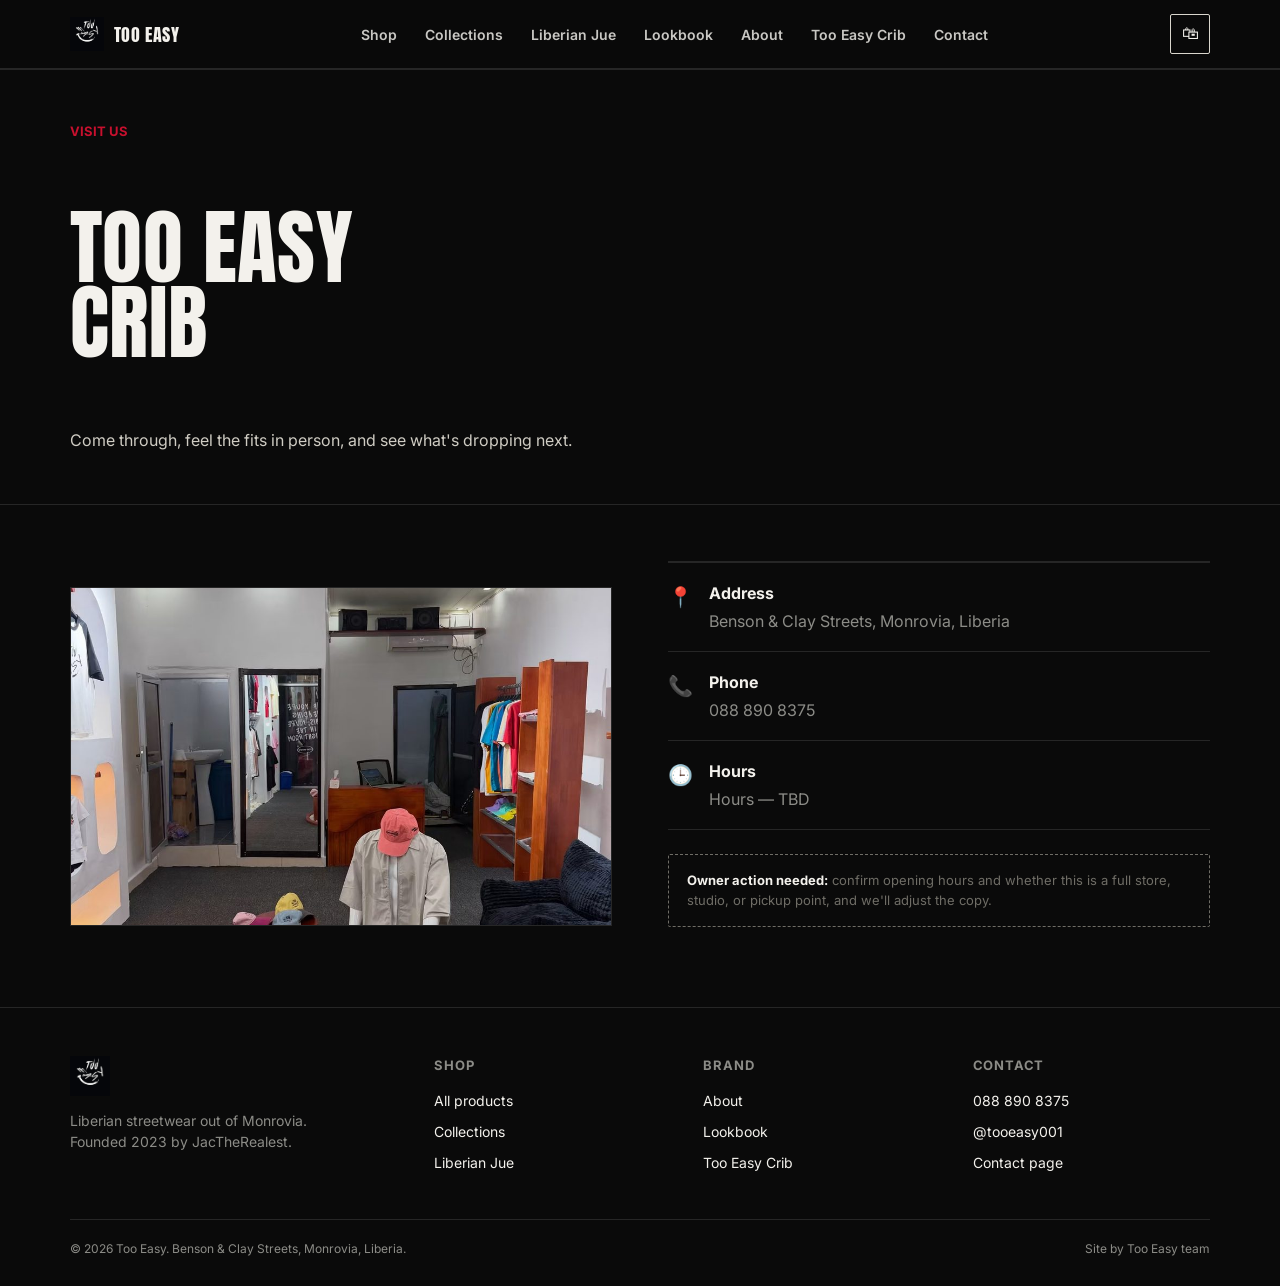
<file: crib.html>
<!doctype html>
<html lang="en">
<head>
<meta charset="UTF-8">
<meta name="viewport" content="width=device-width, initial-scale=1.0">
<title>Too Easy Crib | Too Easy</title>
<meta name="description" content="Visit the Too Easy Crib at Benson & Clay Streets, Monrovia, Liberia.">
<link rel="icon" href="assets/logo.jpeg">
<link rel="stylesheet" href="assets/style.css">
</head>
<body>
<header class="site-header">
  <div class="bar">
    <a href="index.html" class="brand-mark">
      <img src="assets/logo.jpeg" alt="Too Easy logo">
      <span>TOO EASY</span>
    </a>
    <nav class="nav-desktop">
      <a href="shop.html">Shop</a>
      <a href="collections.html">Collections</a>
      <a href="liberian-jue.html">Liberian Jue</a>
      <a href="lookbook.html">Lookbook</a>
      <a href="about.html">About</a>
      <a href="crib.html">Too Easy Crib</a>
      <a href="contact.html">Contact</a>
    </nav>
    <div class="header-actions">
      <button class="cart-btn" id="cart-toggle" aria-label="Open cart">🛍<span class="cart-count hidden" id="cart-count">0</span></button>
      <button class="nav-toggle" aria-label="Menu" aria-expanded="false">☰</button>
    </div>
  </div>
  <div class="nav-mobile">
    <ul>
      <li><a href="shop.html">Shop</a></li>
      <li><a href="collections.html">Collections</a></li>
      <li><a href="liberian-jue.html">Liberian Jue</a></li>
      <li><a href="lookbook.html">Lookbook</a></li>
      <li><a href="about.html">About</a></li>
      <li><a href="crib.html">Too Easy Crib</a></li>
      <li><a href="contact.html">Contact</a></li>
    </ul>
  </div>
</header>
<section class="page-hero">
  <div class="wrap">
    <div class="eyebrow">VISIT US</div>
    <h1 class="display">TOO EASY<br>CRIB</h1>
    <p>Come through, feel the fits in person, and see what's dropping next.</p>
  </div>
</section>

<section class="section">
  <div class="wrap split">
    <div>
      <img src="assets/crib-photo.jpg" alt="Too Easy Crib storefront" style="aspect-ratio:16/10; width:100%; object-fit:cover; border:1px solid var(--line);">
    </div>
    <div>
      <div class="value-list" style="border-top:1px solid var(--line);">
        <div class="contact-item">
          <span class="icon">📍</span>
          <div>
            <div style="font-weight:700; margin-bottom:4px;">Address</div>
            <div class="mute">Benson &amp; Clay Streets, Monrovia, Liberia</div>
          </div>
        </div>
        <div class="contact-item">
          <span class="icon">📞</span>
          <div>
            <div style="font-weight:700; margin-bottom:4px;">Phone</div>
            <div class="mute"><a href="tel:0888908375">088 890 8375</a></div>
          </div>
        </div>
        <div class="contact-item">
          <span class="icon">🕒</span>
          <div>
            <div style="font-weight:700; margin-bottom:4px;">Hours</div>
            <div class="mute">Hours — TBD</div>
          </div>
        </div>
      </div>
      <div class="notice"><b>Owner action needed:</b> confirm opening hours and whether this is a full store, studio, or pickup point, and we'll adjust the copy.</div>
    </div>
  </div>
</section>
<footer class="site-footer">
  <div class="wrap">
    <div class="footer-grid">
      <div>
        <div class="brand-mark" style="margin-bottom:14px;">
          <img src="assets/logo.jpeg" alt="Too Easy logo" style="height:40px;">
        </div>
        <p style="color:var(--mute); font-size:14px; max-width:32ch;">Liberian streetwear out of Monrovia. Founded 2023 by JacTheRealest.</p>
      </div>
      <div>
        <h3>Shop</h3>
        <ul>
          <li><a href="shop.html">All products</a></li>
          <li><a href="collections.html">Collections</a></li>
          <li><a href="liberian-jue.html">Liberian Jue</a></li>
        </ul>
      </div>
      <div>
        <h3>Brand</h3>
        <ul>
          <li><a href="about.html">About</a></li>
          <li><a href="lookbook.html">Lookbook</a></li>
          <li><a href="crib.html">Too Easy Crib</a></li>
        </ul>
      </div>
      <div>
        <h3>Contact</h3>
        <ul>
          <li><a href="tel:0888908375">088 890 8375</a></li>
          <li><a href="https://instagram.com/tooeasy001" target="_blank" rel="noopener">@tooeasy001</a></li>
          <li><a href="contact.html">Contact page</a></li>
        </ul>
      </div>
    </div>
    <div class="footer-bottom">
      <span>© 2026 Too Easy. Benson &amp; Clay Streets, Monrovia, Liberia.</span>
      <span>Site by Too Easy team</span>
    </div>
  </div>
</footer>
<script src="assets/main.js"></script>
<script src="assets/cart.js"></script>
<div class="cart-overlay" id="cart-overlay"></div>
<aside class="cart-drawer" id="cart-drawer">
  <div class="cart-drawer-head">
    <span class="cart-title">YOUR CART</span>
    <button class="cart-close" id="cart-close" aria-label="Close cart">✕</button>
  </div>
  <div class="cart-items" id="cart-items"></div>
  <div class="cart-footer">
    <div class="cart-total-row"><span>Total</span><span id="cart-total">$0</span></div>
    <button class="btn btn-red" id="cart-checkout" style="width:100%;">Checkout on WhatsApp</button>
    <p class="cart-note">Delivery &amp; final total confirmed via WhatsApp.</p>
  </div>
</aside>
</body>
</html>
</file>
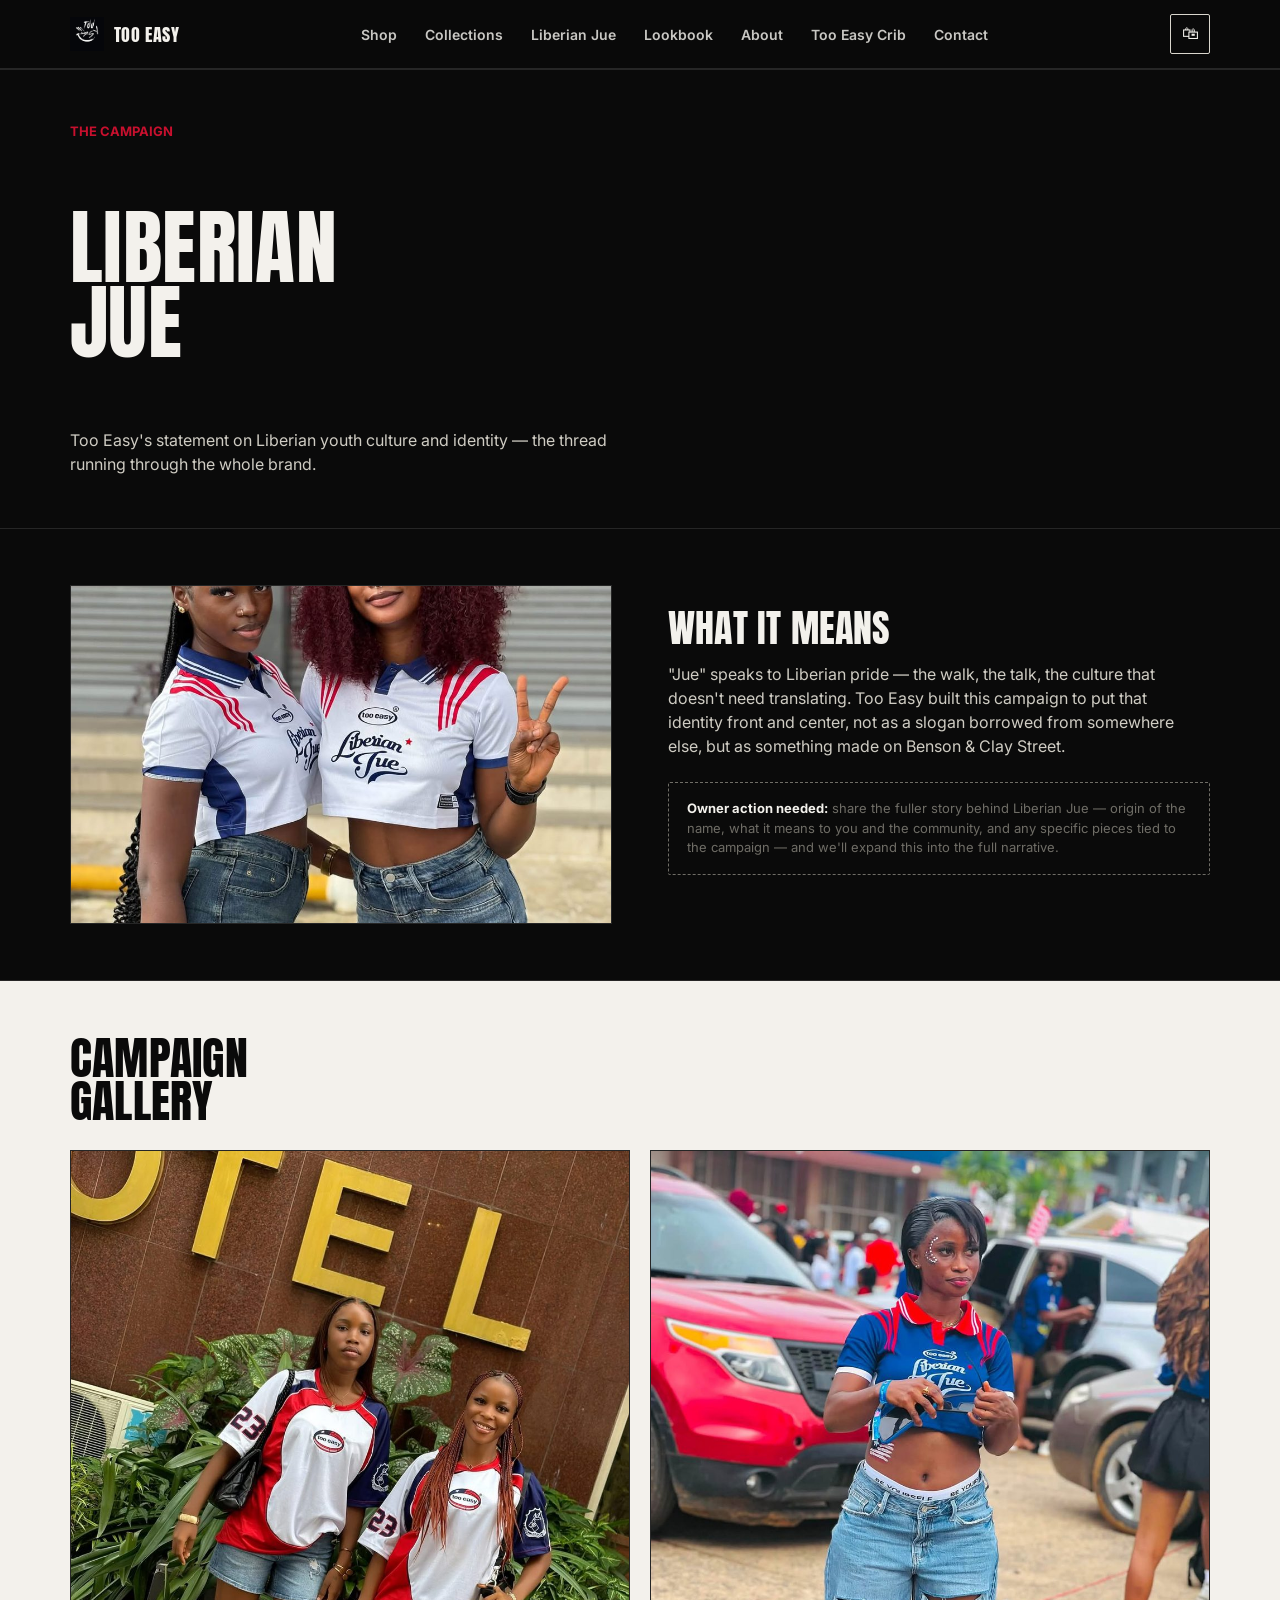
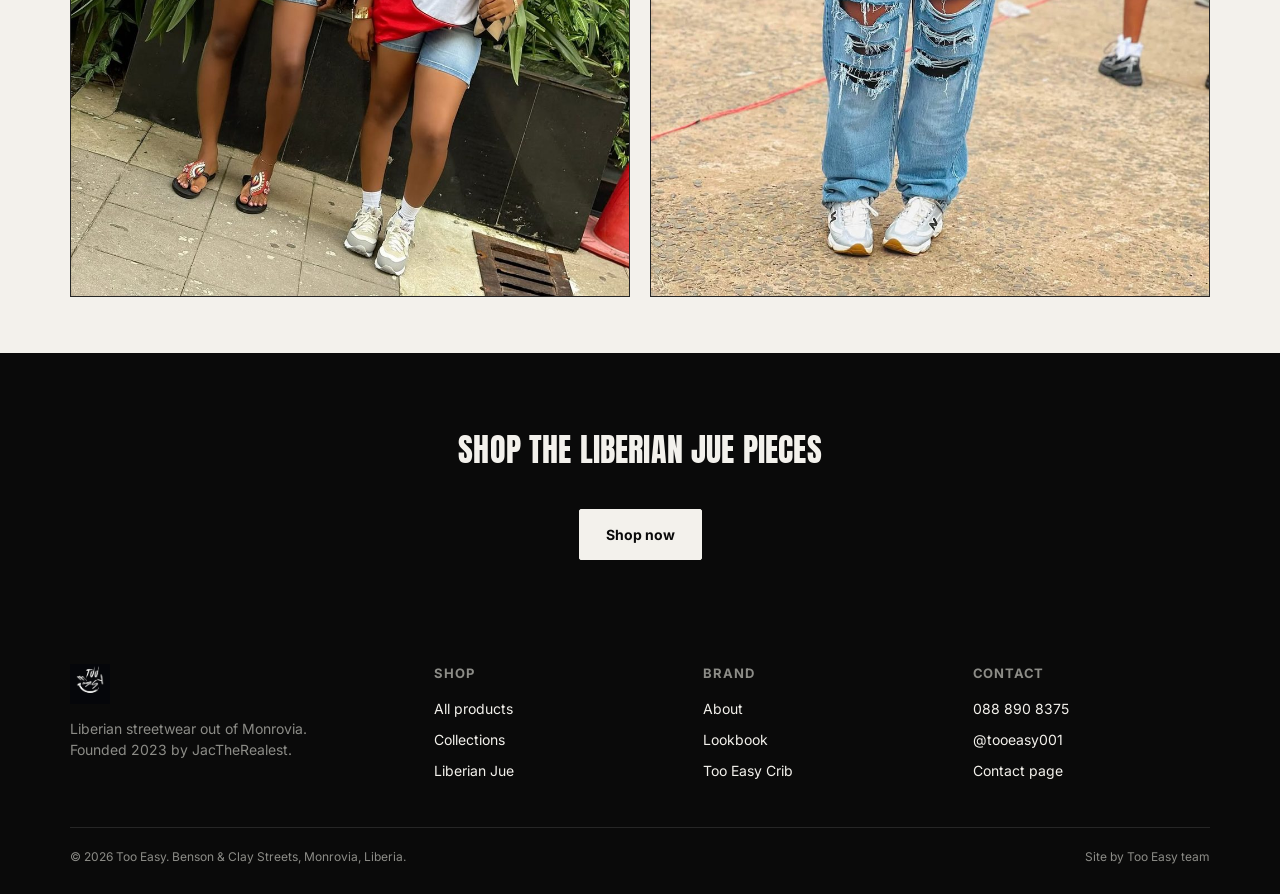
<file: liberian-jue.html>
<!doctype html>
<html lang="en">
<head>
<meta charset="UTF-8">
<meta name="viewport" content="width=device-width, initial-scale=1.0">
<title>Liberian Jue | Too Easy</title>
<meta name="description" content="Liberian Jue — Too Easy's campaign on Liberian youth identity and culture.">
<link rel="icon" href="assets/logo.jpeg">
<link rel="stylesheet" href="assets/style.css">
</head>
<body>
<header class="site-header">
  <div class="bar">
    <a href="index.html" class="brand-mark">
      <img src="assets/logo.jpeg" alt="Too Easy logo">
      <span>TOO EASY</span>
    </a>
    <nav class="nav-desktop">
      <a href="shop.html">Shop</a>
      <a href="collections.html">Collections</a>
      <a href="liberian-jue.html">Liberian Jue</a>
      <a href="lookbook.html">Lookbook</a>
      <a href="about.html">About</a>
      <a href="crib.html">Too Easy Crib</a>
      <a href="contact.html">Contact</a>
    </nav>
    <div class="header-actions">
      <button class="cart-btn" id="cart-toggle" aria-label="Open cart">🛍<span class="cart-count hidden" id="cart-count">0</span></button>
      <button class="nav-toggle" aria-label="Menu" aria-expanded="false">☰</button>
    </div>
  </div>
  <div class="nav-mobile">
    <ul>
      <li><a href="shop.html">Shop</a></li>
      <li><a href="collections.html">Collections</a></li>
      <li><a href="liberian-jue.html">Liberian Jue</a></li>
      <li><a href="lookbook.html">Lookbook</a></li>
      <li><a href="about.html">About</a></li>
      <li><a href="crib.html">Too Easy Crib</a></li>
      <li><a href="contact.html">Contact</a></li>
    </ul>
  </div>
</header>
<section class="page-hero">
  <div class="wrap">
    <div class="eyebrow">THE CAMPAIGN</div>
    <h1 class="display">LIBERIAN<br>JUE</h1>
    <p>Too Easy's statement on Liberian youth culture and identity — the thread running through the whole brand.</p>
  </div>
</section>

<section class="section">
  <div class="wrap split">
    <div>
      <img src="assets/liberian-jue-campaign.jpg" alt="Liberian Jue campaign" style="aspect-ratio:16/10; width:100%; object-fit:cover; border:1px solid var(--line);">
    </div>
    <div>
      <h2 class="display" style="font-size:38px;">WHAT IT MEANS</h2>
      <p>"Jue" speaks to Liberian pride — the walk, the talk, the culture that doesn't need translating. Too Easy built this campaign to put that identity front and center, not as a slogan borrowed from somewhere else, but as something made on Benson &amp; Clay Street.</p>
      <div class="notice"><b>Owner action needed:</b> share the fuller story behind Liberian Jue — origin of the name, what it means to you and the community, and any specific pieces tied to the campaign — and we'll expand this into the full narrative.</div>
    </div>
  </div>
</section>

<section class="section on-paper">
  <div class="wrap">
    <div class="section-head">
      <h2 class="display">CAMPAIGN<br>GALLERY</h2>
    </div>
    <div class="grid-2" style="grid-template-columns:repeat(2,1fr);">
      <img src="assets/lookbook/08.jpg" alt="Liberian Jue campaign" style="aspect-ratio:3/4; width:100%; object-fit:cover; border:1px solid var(--line);">
      <img src="assets/lookbook/09.jpg" alt="Liberian Jue campaign" style="aspect-ratio:3/4; width:100%; object-fit:cover; border:1px solid var(--line);">
    </div>
  </div>
</section>

<section class="section" style="border-bottom:none;">
  <div class="wrap" style="text-align:center;">
    <h2 class="display" style="font-size:32px;">SHOP THE LIBERIAN JUE PIECES</h2>
    <a href="shop.html" class="btn btn-solid" style="margin-top:18px;">Shop now</a>
  </div>
</section>
<footer class="site-footer">
  <div class="wrap">
    <div class="footer-grid">
      <div>
        <div class="brand-mark" style="margin-bottom:14px;">
          <img src="assets/logo.jpeg" alt="Too Easy logo" style="height:40px;">
        </div>
        <p style="color:var(--mute); font-size:14px; max-width:32ch;">Liberian streetwear out of Monrovia. Founded 2023 by JacTheRealest.</p>
      </div>
      <div>
        <h3>Shop</h3>
        <ul>
          <li><a href="shop.html">All products</a></li>
          <li><a href="collections.html">Collections</a></li>
          <li><a href="liberian-jue.html">Liberian Jue</a></li>
        </ul>
      </div>
      <div>
        <h3>Brand</h3>
        <ul>
          <li><a href="about.html">About</a></li>
          <li><a href="lookbook.html">Lookbook</a></li>
          <li><a href="crib.html">Too Easy Crib</a></li>
        </ul>
      </div>
      <div>
        <h3>Contact</h3>
        <ul>
          <li><a href="tel:0888908375">088 890 8375</a></li>
          <li><a href="https://instagram.com/tooeasy001" target="_blank" rel="noopener">@tooeasy001</a></li>
          <li><a href="contact.html">Contact page</a></li>
        </ul>
      </div>
    </div>
    <div class="footer-bottom">
      <span>© 2026 Too Easy. Benson &amp; Clay Streets, Monrovia, Liberia.</span>
      <span>Site by Too Easy team</span>
    </div>
  </div>
</footer>
<script src="assets/main.js"></script>
<script src="assets/cart.js"></script>
<div class="cart-overlay" id="cart-overlay"></div>
<aside class="cart-drawer" id="cart-drawer">
  <div class="cart-drawer-head">
    <span class="cart-title">YOUR CART</span>
    <button class="cart-close" id="cart-close" aria-label="Close cart">✕</button>
  </div>
  <div class="cart-items" id="cart-items"></div>
  <div class="cart-footer">
    <div class="cart-total-row"><span>Total</span><span id="cart-total">$0</span></div>
    <button class="btn btn-red" id="cart-checkout" style="width:100%;">Checkout on WhatsApp</button>
    <p class="cart-note">Delivery &amp; final total confirmed via WhatsApp.</p>
  </div>
</aside>
</body>
</html>
</file>
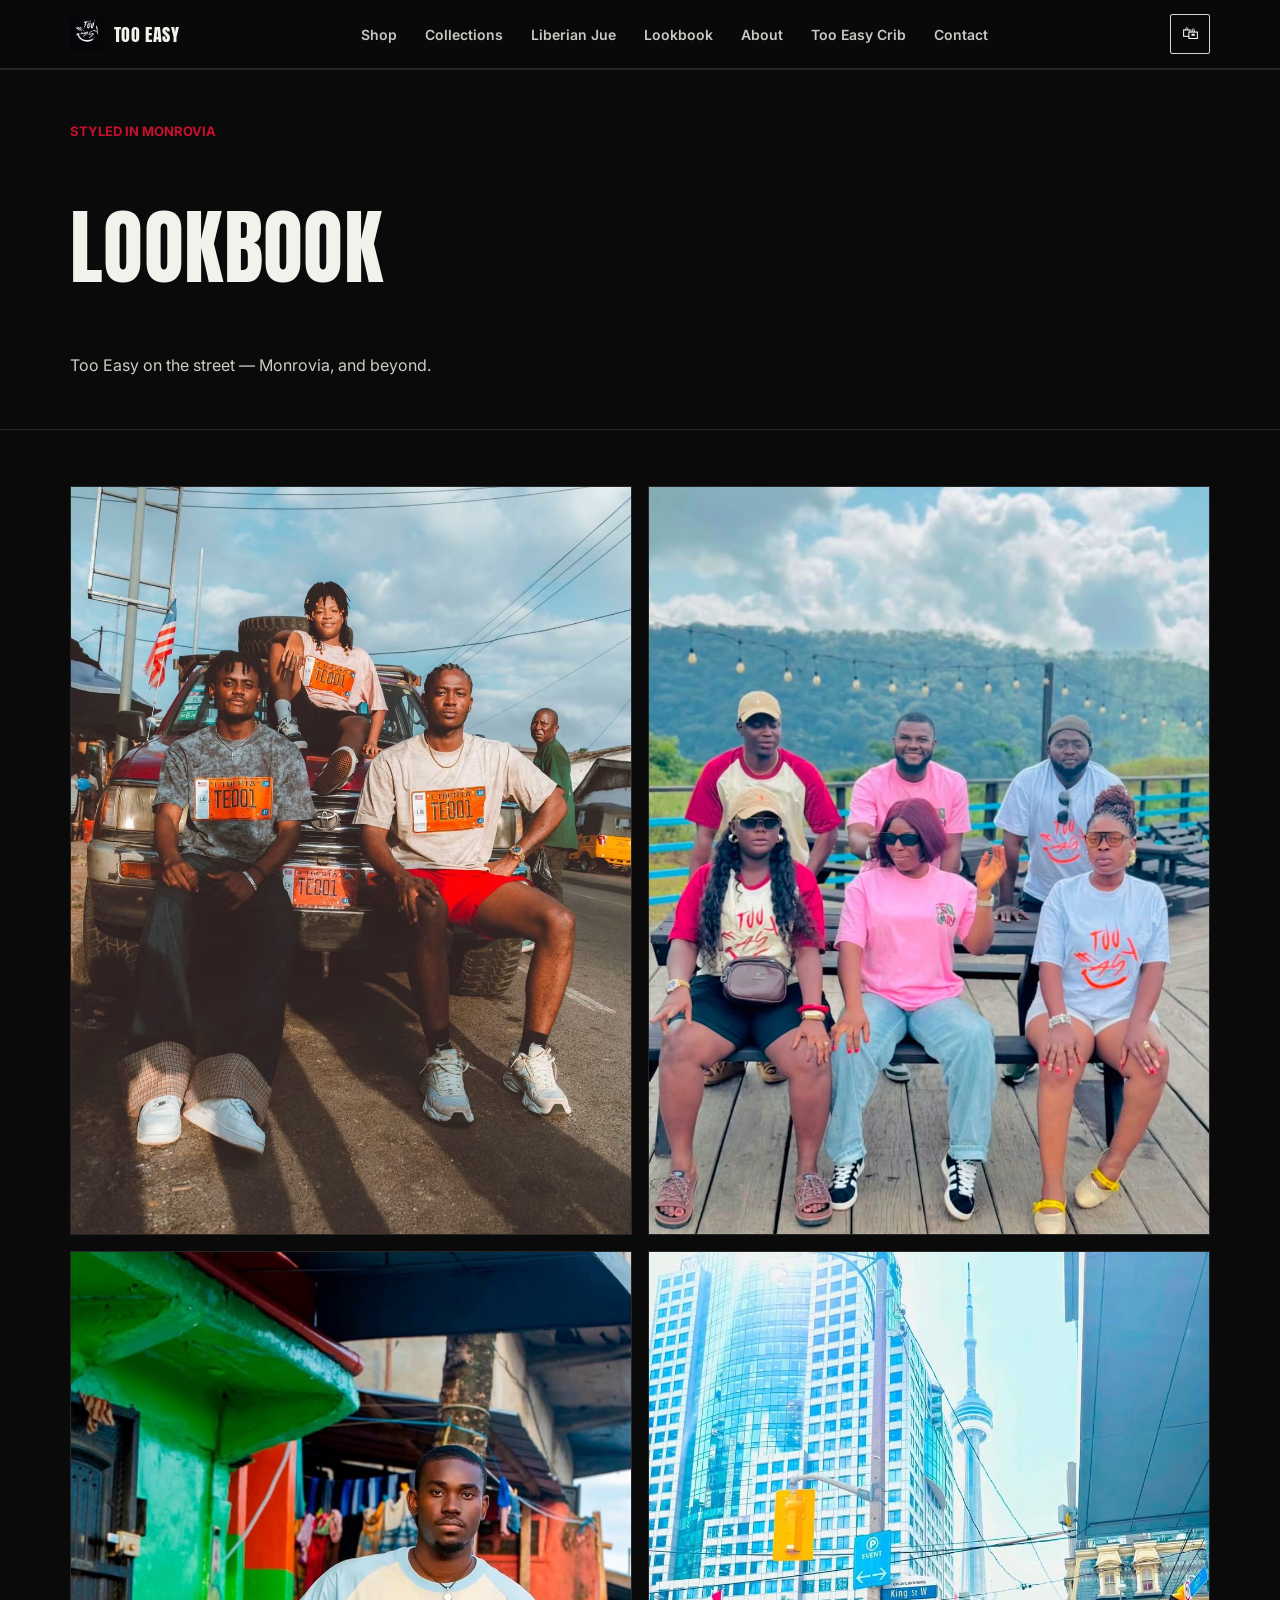
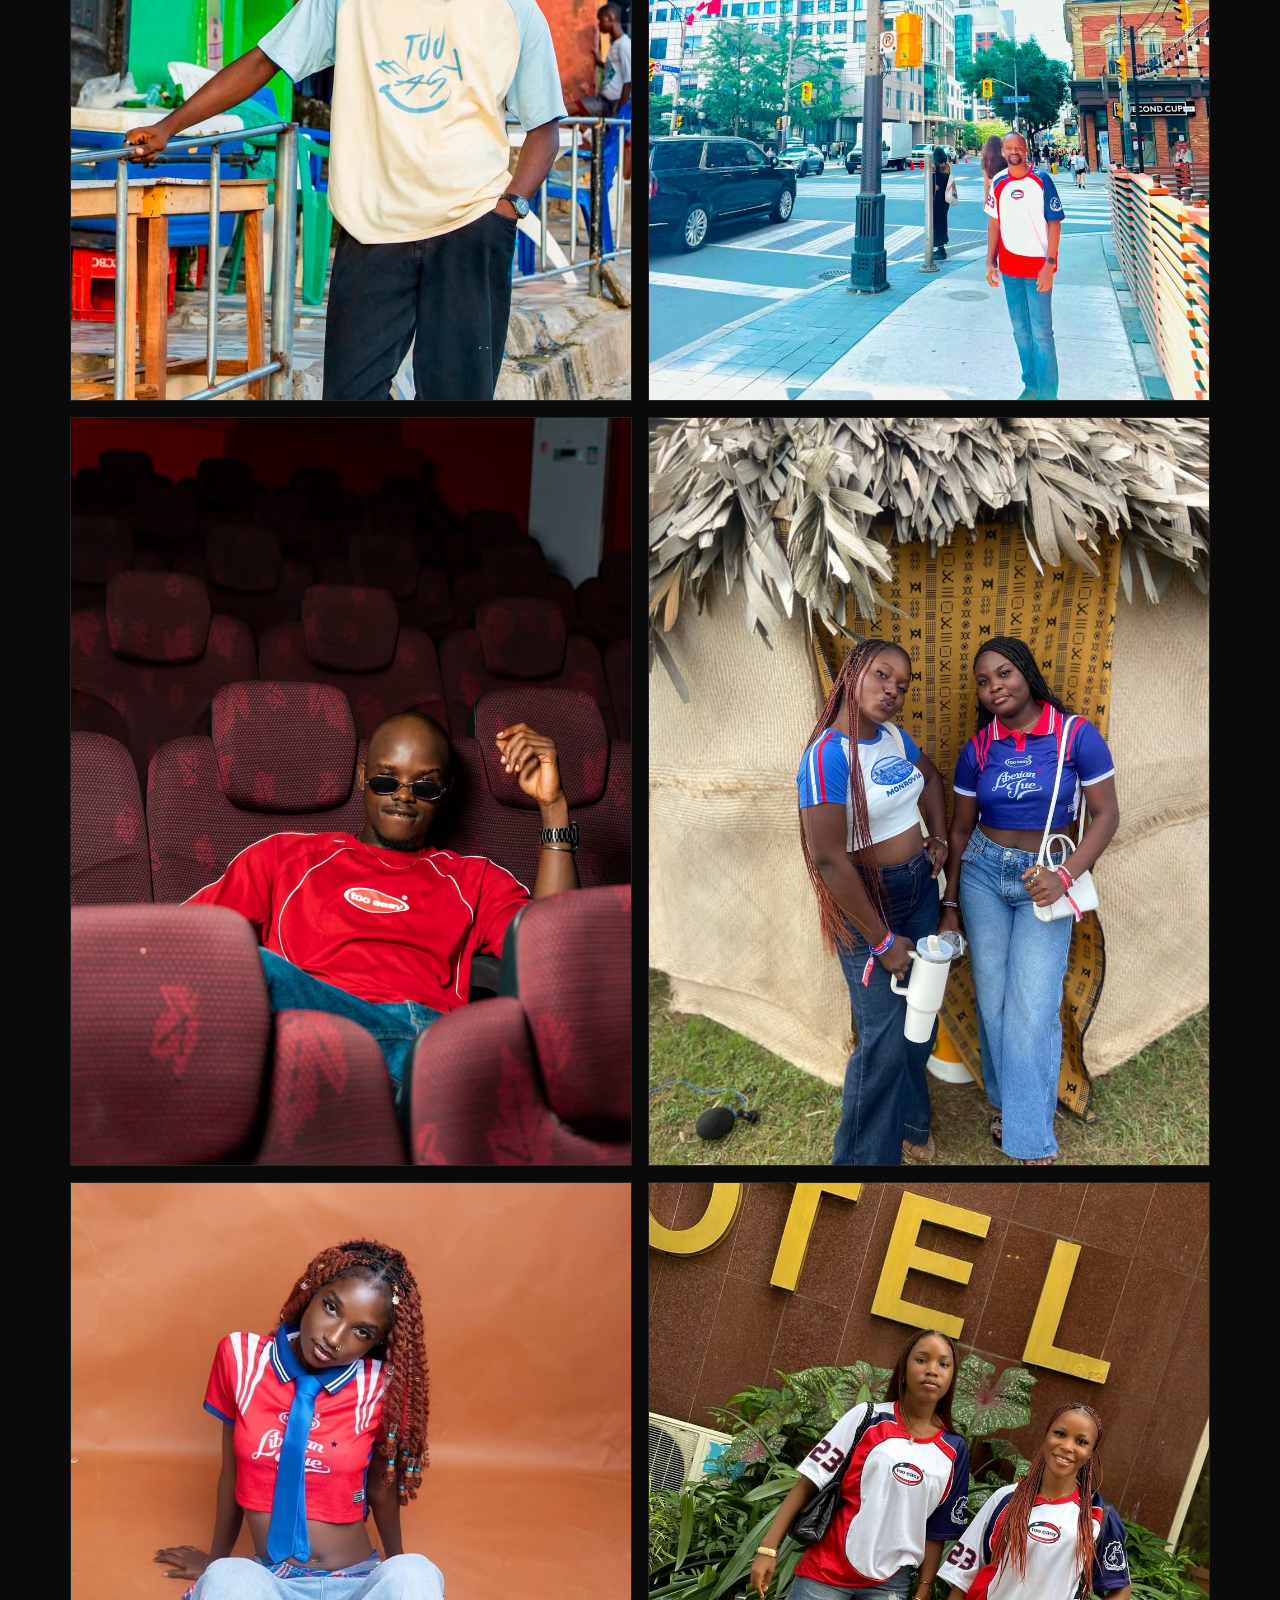
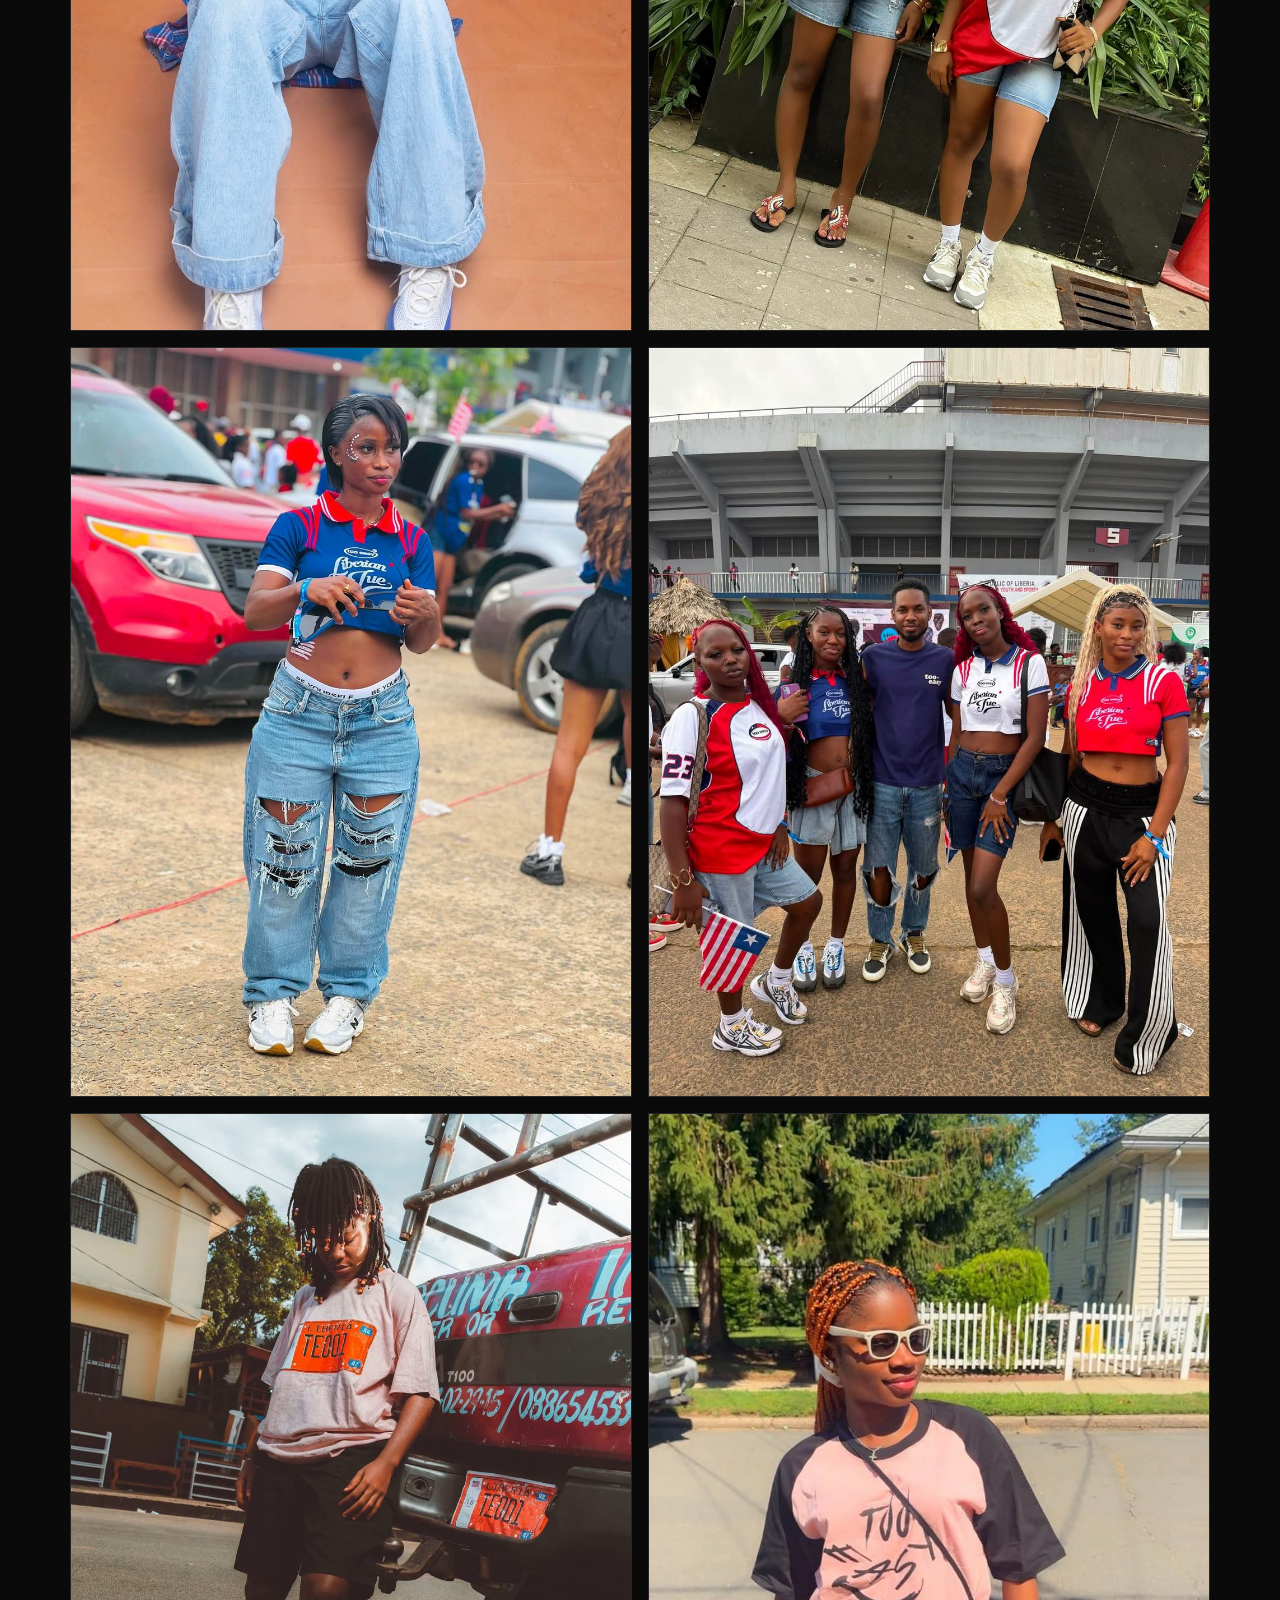
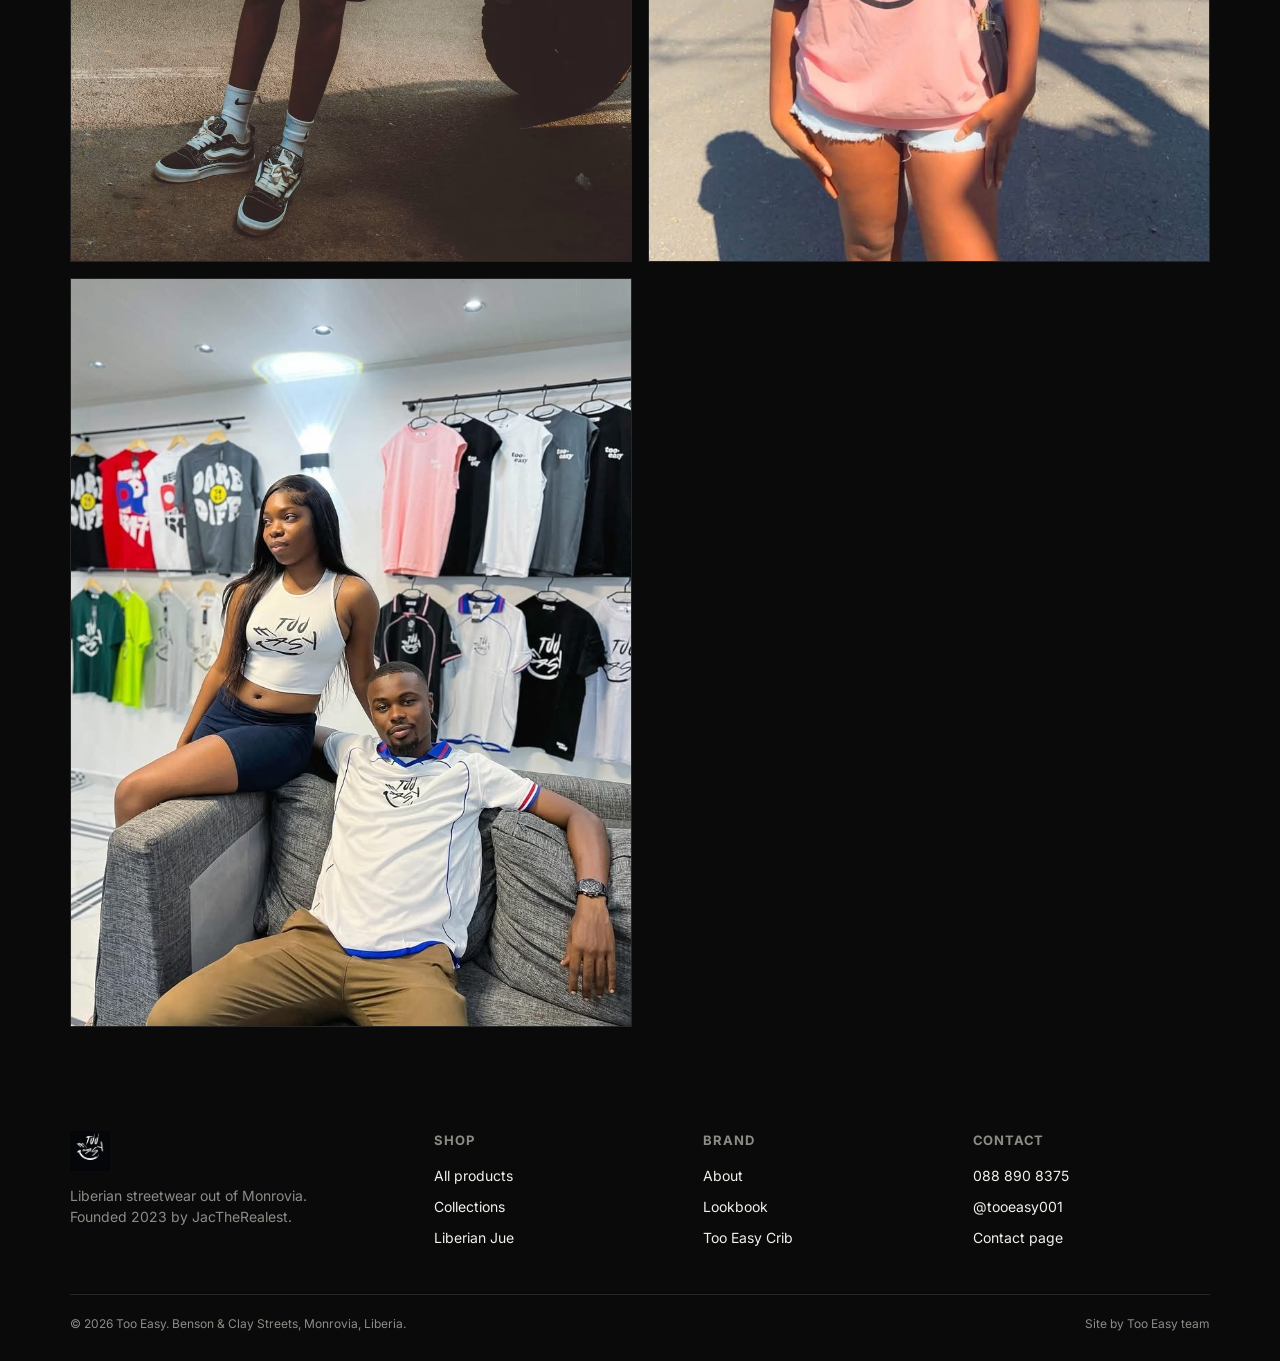
<file: lookbook.html>
<!doctype html>
<html lang="en">
<head>
<meta charset="UTF-8">
<meta name="viewport" content="width=device-width, initial-scale=1.0">
<title>Lookbook | Too Easy</title>
<meta name="description" content="The Too Easy lookbook — Liberian streetwear styled and shot in Monrovia.">
<link rel="icon" href="assets/logo.jpeg">
<link rel="stylesheet" href="assets/style.css">
</head>
<body>
<header class="site-header">
  <div class="bar">
    <a href="index.html" class="brand-mark">
      <img src="assets/logo.jpeg" alt="Too Easy logo">
      <span>TOO EASY</span>
    </a>
    <nav class="nav-desktop">
      <a href="shop.html">Shop</a>
      <a href="collections.html">Collections</a>
      <a href="liberian-jue.html">Liberian Jue</a>
      <a href="lookbook.html">Lookbook</a>
      <a href="about.html">About</a>
      <a href="crib.html">Too Easy Crib</a>
      <a href="contact.html">Contact</a>
    </nav>
    <div class="header-actions">
      <button class="cart-btn" id="cart-toggle" aria-label="Open cart">🛍<span class="cart-count hidden" id="cart-count">0</span></button>
      <button class="nav-toggle" aria-label="Menu" aria-expanded="false">☰</button>
    </div>
  </div>
  <div class="nav-mobile">
    <ul>
      <li><a href="shop.html">Shop</a></li>
      <li><a href="collections.html">Collections</a></li>
      <li><a href="liberian-jue.html">Liberian Jue</a></li>
      <li><a href="lookbook.html">Lookbook</a></li>
      <li><a href="about.html">About</a></li>
      <li><a href="crib.html">Too Easy Crib</a></li>
      <li><a href="contact.html">Contact</a></li>
    </ul>
  </div>
</header>
<section class="page-hero">
  <div class="wrap">
    <div class="eyebrow">STYLED IN MONROVIA</div>
    <h1 class="display">LOOKBOOK</h1>
    <p>Too Easy on the street — Monrovia, and beyond.</p>
  </div>
</section>

<section class="section" style="border-bottom:none;">
  <div class="wrap">
    <div class="grid-2" style="grid-template-columns:repeat(2,1fr); gap:16px;">
      <img src="assets/lookbook/01.jpg" alt="Too Easy lookbook" style="aspect-ratio:3/4; width:100%; object-fit:cover; border:1px solid var(--line);">
      <img src="assets/lookbook/02.jpg" alt="Too Easy lookbook" style="aspect-ratio:3/4; width:100%; object-fit:cover; border:1px solid var(--line);">
      <img src="assets/lookbook/03.jpg" alt="Too Easy lookbook" style="aspect-ratio:3/4; width:100%; object-fit:cover; border:1px solid var(--line);">
      <img src="assets/lookbook/04.jpg" alt="Too Easy lookbook" style="aspect-ratio:3/4; width:100%; object-fit:cover; border:1px solid var(--line);">
      <img src="assets/lookbook/05.jpg" alt="Too Easy lookbook" style="aspect-ratio:3/4; width:100%; object-fit:cover; border:1px solid var(--line);">
      <img src="assets/lookbook/06.jpg" alt="Too Easy lookbook" style="aspect-ratio:3/4; width:100%; object-fit:cover; border:1px solid var(--line);">
      <img src="assets/lookbook/07.jpg" alt="Too Easy lookbook" style="aspect-ratio:3/4; width:100%; object-fit:cover; border:1px solid var(--line);">
      <img src="assets/lookbook/08.jpg" alt="Too Easy lookbook" style="aspect-ratio:3/4; width:100%; object-fit:cover; border:1px solid var(--line);">
      <img src="assets/lookbook/09.jpg" alt="Too Easy lookbook" style="aspect-ratio:3/4; width:100%; object-fit:cover; border:1px solid var(--line);">
      <img src="assets/lookbook/10.jpg" alt="Too Easy lookbook" style="aspect-ratio:3/4; width:100%; object-fit:cover; border:1px solid var(--line);">
      <img src="assets/lookbook/11.jpg" alt="Too Easy lookbook" style="aspect-ratio:3/4; width:100%; object-fit:cover; border:1px solid var(--line);">
      <img src="assets/lookbook/12.jpg" alt="Too Easy lookbook" style="aspect-ratio:3/4; width:100%; object-fit:cover; border:1px solid var(--line);">
      <img src="assets/lookbook/13.jpg" alt="Too Easy lookbook" style="aspect-ratio:3/4; width:100%; object-fit:cover; border:1px solid var(--line);">
    </div>
  </div>
</section>
<footer class="site-footer">
  <div class="wrap">
    <div class="footer-grid">
      <div>
        <div class="brand-mark" style="margin-bottom:14px;">
          <img src="assets/logo.jpeg" alt="Too Easy logo" style="height:40px;">
        </div>
        <p style="color:var(--mute); font-size:14px; max-width:32ch;">Liberian streetwear out of Monrovia. Founded 2023 by JacTheRealest.</p>
      </div>
      <div>
        <h3>Shop</h3>
        <ul>
          <li><a href="shop.html">All products</a></li>
          <li><a href="collections.html">Collections</a></li>
          <li><a href="liberian-jue.html">Liberian Jue</a></li>
        </ul>
      </div>
      <div>
        <h3>Brand</h3>
        <ul>
          <li><a href="about.html">About</a></li>
          <li><a href="lookbook.html">Lookbook</a></li>
          <li><a href="crib.html">Too Easy Crib</a></li>
        </ul>
      </div>
      <div>
        <h3>Contact</h3>
        <ul>
          <li><a href="tel:0888908375">088 890 8375</a></li>
          <li><a href="https://instagram.com/tooeasy001" target="_blank" rel="noopener">@tooeasy001</a></li>
          <li><a href="contact.html">Contact page</a></li>
        </ul>
      </div>
    </div>
    <div class="footer-bottom">
      <span>© 2026 Too Easy. Benson &amp; Clay Streets, Monrovia, Liberia.</span>
      <span>Site by Too Easy team</span>
    </div>
  </div>
</footer>
<script src="assets/main.js"></script>
<script src="assets/cart.js"></script>
<div class="cart-overlay" id="cart-overlay"></div>
<aside class="cart-drawer" id="cart-drawer">
  <div class="cart-drawer-head">
    <span class="cart-title">YOUR CART</span>
    <button class="cart-close" id="cart-close" aria-label="Close cart">✕</button>
  </div>
  <div class="cart-items" id="cart-items"></div>
  <div class="cart-footer">
    <div class="cart-total-row"><span>Total</span><span id="cart-total">$0</span></div>
    <button class="btn btn-red" id="cart-checkout" style="width:100%;">Checkout on WhatsApp</button>
    <p class="cart-note">Delivery &amp; final total confirmed via WhatsApp.</p>
  </div>
</aside>
</body>
</html>
</file>
<file: assets/style.css>
/* ===========================================================
   TOO EASY — brand stylesheet
   Streetwear / Liberian youth culture / editorial black-white
=========================================================== */

@import url('https://fonts.googleapis.com/css2?family=Anton&family=Inter:wght@400;500;600;700;800&display=swap');

:root{
  --black: #0a0a0a;
  --paper: #f3f1ec;
  --red: #c8102e;      /* Liberian red — used sparingly, tied to the flag */
  --line: #262626;
  --line-light: #d9d6cd;
  --mute: #8c8c87;
  --mute-light: #6f6d66;
  --max: 1180px;
}

*{ box-sizing:border-box; }
html{ scroll-behavior:smooth; }
body{
  margin:0;
  background:var(--black);
  color:var(--paper);
  font-family:'Inter',sans-serif;
  -webkit-font-smoothing:antialiased;
  line-height:1.5;
}
img{ max-width:100%; display:block; }
a{ color:inherit; text-decoration:none; }

.display{
  font-family:'Anton',sans-serif;
  font-weight:400;
  letter-spacing:0.005em;
  line-height:0.92;
  text-transform:uppercase;
}

.wrap{ max-width:var(--max); margin:0 auto; padding:0 20px; }

@media(prefers-reduced-motion: reduce){
  *{ animation-duration:0.001ms !important; transition-duration:0.001ms !important; }
}

/* ---------- Header ---------- */
.site-header{
  position:sticky; top:0; z-index:50;
  background:rgba(10,10,10,0.92);
  backdrop-filter:blur(6px);
  border-bottom:1px solid var(--line);
}
.site-header .bar{
  display:flex; align-items:center; justify-content:space-between;
  padding:14px 20px;
  max-width:var(--max); margin:0 auto;
}
.brand-mark{ display:flex; align-items:center; gap:10px; }
.brand-mark img{ height:34px; width:auto; }
.brand-mark span{ font-family:'Anton',sans-serif; font-size:18px; letter-spacing:0.03em; }

.nav-desktop{ display:none; gap:28px; font-size:14px; font-weight:600; }
.nav-desktop a{ opacity:0.82; transition:opacity .15s ease; }
.nav-desktop a:hover{ opacity:1; }

.nav-toggle{
  background:none; border:1px solid var(--line-light); color:var(--paper);
  width:40px; height:40px; border-radius:2px;
  display:flex; align-items:center; justify-content:center;
  font-size:18px; cursor:pointer;
}

/* ---------- Cart button + badge ---------- */
.header-actions{ display:flex; align-items:center; gap:10px; }
.cart-btn{
  position:relative; background:none; border:1px solid var(--line-light); color:var(--paper);
  width:40px; height:40px; border-radius:2px;
  display:flex; align-items:center; justify-content:center;
  font-size:17px; cursor:pointer;
}
.cart-count{
  position:absolute; top:-7px; right:-7px;
  background:var(--red); color:#fff; font-size:10px; font-weight:800;
  min-width:17px; height:17px; border-radius:9px;
  display:flex; align-items:center; justify-content:center; padding:0 4px;
}
.cart-count.hidden{ display:none; }

/* ---------- Cart drawer ---------- */
.cart-overlay{
  position:fixed; inset:0; background:rgba(0,0,0,0.55); z-index:90;
  opacity:0; pointer-events:none; transition:opacity .2s ease;
}
.cart-overlay.open{ opacity:1; pointer-events:auto; }
.cart-drawer{
  position:fixed; top:0; right:0; height:100%; width:min(380px, 92vw);
  background:var(--black); border-left:1px solid var(--line);
  z-index:91; display:flex; flex-direction:column;
  transform:translateX(100%); transition:transform .25s ease;
}
.cart-drawer.open{ transform:translateX(0); }
.cart-drawer-head{
  display:flex; justify-content:space-between; align-items:center;
  padding:18px 20px; border-bottom:1px solid var(--line);
}
.cart-title{ font-family:'Anton',sans-serif; font-size:18px; letter-spacing:.03em; }
.cart-close{ background:none; border:none; color:var(--paper); font-size:18px; cursor:pointer; }
.cart-items{ flex:1; overflow-y:auto; padding:14px 20px; }
.cart-empty{ color:var(--mute); font-size:14px; padding:30px 0; text-align:center; }
.cart-item{
  display:flex; gap:12px; padding:14px 0; border-bottom:1px solid var(--line);
}
.cart-item img{ width:64px; height:76px; object-fit:cover; flex-shrink:0; }
.cart-item-info{ flex:1; min-width:0; }
.cart-item-name{ font-size:13px; font-weight:700; margin-bottom:2px; }
.cart-item-meta{ font-size:12px; color:var(--mute); margin-bottom:8px; }
.cart-item-row{ display:flex; align-items:center; justify-content:space-between; }
.qty-stepper{ display:flex; align-items:center; gap:8px; }
.qty-btn{
  width:22px; height:22px; border:1px solid var(--line-light); background:none; color:var(--paper);
  border-radius:2px; font-size:13px; cursor:pointer; line-height:1;
}
.qty-val{ font-size:13px; min-width:14px; text-align:center; }
.cart-item-remove{ background:none; border:none; color:var(--mute); font-size:12px; text-decoration:underline; cursor:pointer; }
.cart-item-price{ font-size:13px; font-weight:700; white-space:nowrap; }
.cart-footer{ padding:16px 20px 22px; border-top:1px solid var(--line); }
.cart-total-row{ display:flex; justify-content:space-between; font-size:15px; font-weight:700; margin-bottom:14px; }
.cart-note{ font-size:11px; color:var(--mute); margin-top:10px; text-align:center; }

/* ---------- Product card cart controls ---------- */
.cart-controls{ display:flex; gap:8px; margin-top:10px; }
.size-select{
  background:var(--black); color:var(--paper); border:1px solid var(--line-light);
  border-radius:2px; padding:8px 6px; font-size:12px; flex-shrink:0;
}
.on-paper .size-select{ background:var(--paper); color:var(--black); border-color:var(--mute); }
.btn-add-cart{
  flex:1; background:var(--paper); color:var(--black); border:none; border-radius:2px;
  font-weight:700; font-size:12px; padding:8px 6px; cursor:pointer;
}
.btn-add-cart.added{ background:var(--red); color:#fff; }

.nav-mobile{
  max-height:0; overflow:hidden;
  border-bottom:1px solid var(--line);
  transition:max-height .28s ease;
}
.nav-mobile.open{ max-height:420px; }
.nav-mobile ul{ list-style:none; margin:0; padding:8px 20px 18px; }
.nav-mobile li{ border-bottom:1px solid var(--line); }
.nav-mobile a{ display:block; padding:14px 2px; font-size:16px; font-weight:600; }

@media(min-width:860px){
  .nav-desktop{ display:flex; }
  .nav-toggle{ display:none; }
}

/* ---------- Marquee strip ---------- */
.marquee{
  border-top:1px solid var(--line); border-bottom:1px solid var(--line);
  overflow:hidden; white-space:nowrap; background:var(--black);
}
.marquee .track{
  display:inline-block; padding:10px 0;
  animation:scroll 18s linear infinite;
}
.marquee span{
  font-family:'Anton',sans-serif; font-size:14px; letter-spacing:0.08em;
  margin:0 22px; color:var(--mute);
}
.marquee span.hit{ color:var(--red); }
@keyframes scroll{ from{ transform:translateX(0); } to{ transform:translateX(-50%); } }

/* ---------- Hero ---------- */
.hero{
  position:relative;
  overflow:hidden;
  padding:64px 0 40px;
  border-bottom:1px solid var(--line);
}
.hero-bg{
  position:absolute; inset:0; z-index:0;
  background-image:url('hero-people.jpg');
  background-size:cover;
  background-position:center 20%;
  filter:grayscale(0.8) contrast(1.05) brightness(0.85);
  -webkit-mask-image:linear-gradient(to right, transparent 0%, rgba(0,0,0,0.5) 40%, black 65%);
  mask-image:linear-gradient(to right, transparent 0%, rgba(0,0,0,0.5) 40%, black 65%);
}
.hero-fade{
  position:absolute; inset:0; z-index:1;
  background:linear-gradient(to right, var(--black) 0%, rgba(10,10,10,0.9) 32%, rgba(10,10,10,0.45) 58%, rgba(10,10,10,0.65) 100%);
}
.hero .wrap{ position:relative; z-index:2; }
@media(min-width:860px){
  .hero-bg{ background-position:center 30%; }
}
.hero .eyebrow{
  font-size:13px; font-weight:700; color:var(--red); margin-bottom:14px;
}
.hero h1{
  font-size:15vw; margin:0 0 18px;
}
@media(min-width:640px){ .hero h1{ font-size:88px; } }
@media(min-width:1000px){ .hero h1{ font-size:118px; } }
.hero p.lede{
  max-width:520px; font-size:17px; color:#cfccc3; margin:0 0 28px;
}
.hero .cta-row{ display:flex; flex-wrap:wrap; gap:12px; }

.btn{
  display:inline-block; padding:14px 26px; font-weight:700; font-size:14px;
  border-radius:2px; border:1px solid var(--paper); cursor:pointer;
  transition:transform .12s ease;
}
.btn:active{ transform:scale(0.97); }
.btn-solid{ background:var(--paper); color:var(--black); }
.btn-outline{ background:transparent; color:var(--paper); }
.btn-red{ background:var(--red); border-color:var(--red); color:var(--paper); }

/* ---------- Section frame ---------- */
.section{ padding:56px 0; border-bottom:1px solid var(--line); }
.section.on-paper{ background:var(--paper); color:var(--black); border-bottom:none; }
.section.on-paper .mute{ color:var(--mute-light); }
.section-head{
  display:flex; justify-content:space-between; align-items:flex-end;
  gap:16px; margin-bottom:28px; flex-wrap:wrap;
}
.section-head h2{ font-size:34px; margin:0; }
@media(min-width:760px){ .section-head h2{ font-size:46px; } }
.section-head .see-all{ font-size:13px; font-weight:700; border-bottom:2px solid currentColor; padding-bottom:2px; white-space:nowrap; }
.mute{ color:var(--mute); }

/* ---------- Product / drop cards ---------- */
.grid-2{ display:grid; grid-template-columns:repeat(2,1fr); gap:14px; }
@media(min-width:760px){ .grid-2{ grid-template-columns:repeat(4,1fr); gap:20px; } }

.card{
  border:1px solid var(--line); background:#111;
}
.card .swatch{
  aspect-ratio:4/5; width:100%;
  background:
    repeating-linear-gradient(135deg, #1a1a1a 0 2px, #141414 2px 26px);
  display:flex; align-items:center; justify-content:center;
  color:var(--mute-light); font-size:12px; text-align:center; padding:14px;
}
.card img{
  aspect-ratio:4/5; width:100%; object-fit:cover; display:block;
}
.card .info{ padding:12px 14px 16px; }
.card .info .name{ font-weight:700; font-size:14px; margin-bottom:4px; }
.card .info .price{ font-size:13px; color:var(--mute); }
.tag-soon{
  display:inline-block; font-size:10px; font-weight:800; letter-spacing:.06em;
  background:var(--red); color:#fff; padding:3px 7px; border-radius:2px; margin-bottom:8px;
}

/* ---------- Placeholder photo block ---------- */
.photo-block{
  aspect-ratio:16/10; width:100%;
  background:repeating-linear-gradient(45deg, #161616 0 2px, #101010 2px 30px);
  display:flex; align-items:center; justify-content:center; text-align:center;
  color:var(--mute-light); font-size:13px; padding:20px; border:1px solid var(--line);
}

/* ---------- Two column editorial ---------- */
.split{ display:grid; gap:32px; }
@media(min-width:860px){ .split{ grid-template-columns:1fr 1fr; align-items:center; gap:56px; } }
.split h2{ font-size:36px; margin:0 0 16px; }
@media(min-width:760px){ .split h2{ font-size:48px; } }
.split p{ color:#cfccc3; font-size:16px; max-width:52ch; }
.on-paper .split p{ color:var(--mute-light); }

/* ---------- Lists / values ---------- */
.value-list{ list-style:none; margin:0; padding:0; }
.value-list li{ border-top:1px solid var(--line); padding:18px 0; display:flex; gap:18px; }
.on-paper .value-list li{ border-top:1px solid var(--line-light); }
.value-list li:last-child{ border-bottom:1px solid var(--line); }
.on-paper .value-list li:last-child{ border-bottom:1px solid var(--line-light); }
.value-list .k{ font-family:'Anton',sans-serif; font-size:22px; min-width:64px; color:var(--red); }

/* ---------- Instagram strip ---------- */
.insta-grid{ display:grid; grid-template-columns:repeat(3,1fr); gap:8px; }
.insta-grid .sq{ aspect-ratio:1/1; background:#141414; border:1px solid var(--line); display:flex; align-items:center; justify-content:center; font-size:11px; color:var(--mute-light); text-align:center; padding:8px; }

/* ---------- Footer ---------- */
.site-footer{ background:var(--black); padding:48px 0 28px; }
.footer-grid{ display:grid; gap:32px; margin-bottom:36px; }
@media(min-width:760px){ .footer-grid{ grid-template-columns:1.4fr 1fr 1fr 1fr; } }
.footer-grid h3{ font-size:13px; text-transform:uppercase; letter-spacing:.06em; color:var(--mute); margin:0 0 14px; }
.footer-grid ul{ list-style:none; margin:0; padding:0; }
.footer-grid li{ margin-bottom:10px; font-size:14px; }
.footer-grid li a:hover{ color:var(--red); }
.footer-bottom{ border-top:1px solid var(--line); padding-top:20px; display:flex; flex-wrap:wrap; justify-content:space-between; gap:10px; font-size:12px; color:var(--mute); }

/* ---------- Page hero (inner pages) ---------- */
.page-hero{ padding:52px 0 36px; border-bottom:1px solid var(--line); }
.page-hero .eyebrow{ color:var(--red); font-weight:700; font-size:13px; margin-bottom:12px; }
.page-hero h1{ font-size:12vw; }
@media(min-width:640px){ .page-hero h1{ font-size:64px; } }
@media(min-width:1000px){ .page-hero h1{ font-size:82px; } }
.page-hero p{ max-width:560px; color:#cfccc3; font-size:16px; margin-top:16px; }

/* ---------- Notice box (owner-to-complete) ---------- */
.notice{
  border:1px dashed var(--mute-light); border-radius:2px;
  padding:16px 18px; font-size:13px; color:var(--mute-light); margin:24px 0;
}
.notice b{ color:var(--paper); }
.on-paper .notice b{ color:var(--black); }

/* ---------- Contact ---------- */
.contact-grid{ display:grid; gap:28px; }
@media(min-width:860px){ .contact-grid{ grid-template-columns:1fr 1fr; gap:56px; } }
.contact-item{ display:flex; gap:16px; padding:18px 0; border-top:1px solid var(--line); }
.contact-item:last-child{ border-bottom:1px solid var(--line); }
.contact-item .icon{ font-family:'Anton',sans-serif; color:var(--red); font-size:20px; }
</file>
<file: assets/buyliberia.css>
@import url('https://fonts.googleapis.com/css2?family=DM+Sans:wght@400;500;600;700;800&family=Manrope:wght@400;500;600;700;800&display=swap');

:root {
  color-scheme: light;
  --navy: #0B2D6B;
  --red: #E10600;
  --white: #FFFFFF;
  --ink: #17233a;
  --muted: #64728a;
  --line: #e7ebf1;
  --soft: #f5f7fb;
  --max-width: 1360px;
}

* { box-sizing: border-box; }
html { scroll-behavior: smooth; scroll-padding-top: 24px; }
body {
  margin: 0;
  color: var(--ink);
  background: var(--white);
  font-family: 'DM Sans', sans-serif;
  line-height: 1.5;
}
a { color: inherit; text-decoration: none; }
button, input { font: inherit; }
button, a { -webkit-tap-highlight-color: transparent; }
button { cursor: pointer; }
svg { display: block; }
.sr-only {
  position: absolute;
  width: 1px;
  height: 1px;
  padding: 0;
  margin: -1px;
  overflow: hidden;
  clip: rect(0, 0, 0, 0);
  white-space: nowrap;
  border: 0;
}

.site-header { background: var(--white); }
.header-main {
  width: min(100% - 48px, var(--max-width));
  min-height: 90px;
  margin: auto;
  display: grid;
  grid-template-columns: 220px minmax(240px, 1fr) auto;
  align-items: center;
  gap: clamp(24px, 4vw, 58px);
}
.brand, .footer-brand { display: inline-flex; align-items: center; }
.brand img { display: block; width: 218px; height: auto; }
.search {
  width: 100%;
  max-width: 610px;
  justify-self: center;
  display: flex;
  align-items: center;
  min-height: 44px;
  overflow: hidden;
  border: 1px solid #e3e7ed;
  border-radius: 7px;
  background: #f6f7f9;
}
.search input {
  width: 100%;
  min-width: 0;
  height: 42px;
  padding: 0 15px;
  border: 0;
  outline: 0;
  background: transparent;
  color: var(--ink);
  font-size: 12px;
}
.search input::placeholder { color: #777f8d; opacity: 1; }
.search button {
  align-self: stretch;
  flex: 0 0 46px;
  display: grid;
  place-items: center;
  border: 0;
  background: var(--navy);
  color: var(--white);
}
.search button svg {
  width: 19px;
  fill: none;
  stroke: currentColor;
  stroke-width: 2;
  stroke-linecap: round;
}
.header-actions { display: flex; align-items: center; gap: 23px; }
.account-button, .cart-button {
  display: inline-flex;
  align-items: center;
  gap: 7px;
  padding: 8px 0;
  border: 0;
  background: none;
  color: var(--navy);
  font-size: 12px;
  font-weight: 700;
  white-space: nowrap;
}
.account-button svg, .cart-button svg {
  width: 21px;
  height: 21px;
  fill: none;
  stroke: currentColor;
  stroke-width: 1.8;
  stroke-linecap: round;
  stroke-linejoin: round;
}
.cart-button { gap: 6px; }
.cart-count {
  display: inline-grid;
  min-width: 18px;
  height: 18px;
  place-items: center;
  border-radius: 50%;
  background: var(--red);
  color: var(--white);
  font-size: 10px;
}
.menu-toggle { display: none; }

.nav-bar { background: var(--navy); color: var(--white); }
.nav-inner {
  width: min(100% - 48px, var(--max-width));
  min-height: 45px;
  margin: auto;
  display: flex;
  align-items: stretch;
  justify-content: space-between;
  gap: 18px;
}
.nav-inner a {
  position: relative;
  display: inline-flex;
  align-items: center;
  gap: 8px;
  padding: 0 7px;
  font-size: 12px;
  font-weight: 600;
  white-space: nowrap;
}
.nav-inner a:not(.sell-nav):hover::after,
.nav-inner a.active::after {
  position: absolute;
  right: 7px;
  bottom: 0;
  left: 7px;
  height: 3px;
  background: var(--red);
  content: '';
}
.nav-inner .category-nav { margin-right: auto; padding-left: 0; }
.menu-lines { font-size: 17px; }
.nav-inner .sell-nav {
  margin: 5px 0;
  padding: 0 17px;
  border-radius: 5px;
  background: var(--red);
  font-weight: 700;
}

.hero {
  width: min(100% - 48px, var(--max-width));
  min-height: 420px;
  margin: 0 auto;
  padding: 40px clamp(28px, 4vw, 58px);
  display: grid;
  grid-template-columns: minmax(0, .95fr) minmax(0, 1.05fr);
  align-items: center;
  gap: clamp(30px, 5vw, 76px);
  overflow: hidden;
  background: linear-gradient(110deg, #f8faff 0%, #edf3fd 100%);
}
.hero-copy { position: relative; z-index: 1; padding: 10px 0; }
.hero h1 {
  margin: 0;
  color: var(--navy);
  font: 800 clamp(46px, 5.2vw, 70px)/1.04 Manrope, sans-serif;
  letter-spacing: -.065em;
}
.hero h1 span { color: var(--red); }
.tagline {
  margin: 5px 0 0;
  color: var(--navy);
  font: italic 700 clamp(17px, 1.8vw, 24px)/1.3 Manrope, sans-serif;
}
.red-swoosh {
  width: 164px;
  height: 14px;
  margin: 5px 0 11px 8px;
  border-top: 5px solid var(--red);
  border-radius: 50%;
  transform: rotate(-4deg);
}
.hero h2 {
  margin: 0 0 8px;
  color: var(--navy);
  font: 800 clamp(23px, 2.4vw, 32px)/1.2 Manrope, sans-serif;
  letter-spacing: -.035em;
}
.hero-description {
  max-width: 430px;
  margin: 0;
  color: #394a68;
  font-size: 14px;
}
.primary-cta {
  min-height: 43px;
  margin-top: 21px;
  padding: 0 18px;
  display: inline-flex;
  align-items: center;
  gap: 17px;
  border-radius: 7px;
  background: var(--red);
  color: var(--white);
  font-size: 13px;
  font-weight: 800;
  box-shadow: 0 5px 12px #e1060028;
  transition: background .18s ease, transform .18s ease;
}
.primary-cta:hover { background: #c90000; transform: translateY(-1px); }
.primary-cta span { font-size: 19px; line-height: 1; }
.preview-label { margin: 13px 0 0; color: var(--muted); font-size: 10px; font-weight: 600; }
.hero-visual {
  position: relative;
  min-width: 0;
  height: 342px;
  margin: 0;
  overflow: hidden;
  border: 5px solid var(--white);
  border-radius: 14px;
  background: #dce8f8;
  box-shadow: 0 14px 36px #0b2d6b1c;
}
.hero-visual img {
  position: absolute;
  top: -14%;
  left: -40%;
  width: 160%;
  height: 160%;
  max-width: none;
  object-fit: cover;
}
.hero-visual figcaption {
  position: absolute;
  right: 13px;
  bottom: 12px;
  padding: 7px 10px;
  border: 1px solid #ffffff99;
  border-radius: 20px;
  background: #ffffffeb;
  color: var(--navy);
  font-size: 10px;
  font-weight: 700;
  box-shadow: 0 3px 12px #0b2d6b18;
}

.trust-strip {
  width: min(100% - 48px, var(--max-width));
  min-height: 78px;
  margin: 0 auto;
  padding: 16px 27px;
  display: grid;
  grid-template-columns: repeat(4, 1fr);
  align-items: center;
  border-bottom: 1px solid var(--line);
  background: var(--white);
}
.trust-item {
  min-height: 37px;
  display: flex;
  align-items: center;
  justify-content: center;
  gap: 11px;
  color: var(--navy);
  font-size: 12px;
  font-weight: 800;
}
.trust-item + .trust-item { border-left: 1px solid var(--line); }
.trust-icon { width: 30px; height: 30px; flex: 0 0 30px; }
.trust-icon svg {
  width: 100%;
  height: 100%;
  fill: none;
  stroke: var(--navy);
  stroke-width: 2;
  stroke-linecap: round;
  stroke-linejoin: round;
}

.section { width: min(100% - 48px, var(--max-width)); margin: 0 auto; }
.categories-section { padding-top: 55px; }
.showcase-section { padding-top: 45px; padding-bottom: 56px; }
.section-heading {
  margin-bottom: 22px;
  display: flex;
  align-items: end;
  justify-content: space-between;
  gap: 18px;
}
.eyebrow {
  margin: 0 0 5px;
  color: var(--red);
  font-size: 10px;
  font-weight: 800;
  letter-spacing: .12em;
  text-transform: uppercase;
}
.section-heading h2 {
  margin: 0;
  color: var(--navy);
  font: 800 clamp(24px, 3vw, 31px)/1.2 Manrope, sans-serif;
  letter-spacing: -.045em;
}
.section-aside { padding-bottom: 3px; color: var(--muted); font-size: 11px; font-weight: 600; }
.category-grid { display: grid; grid-template-columns: repeat(5, minmax(0, 1fr)); gap: 13px; }
.category-card {
  min-height: 82px;
  padding: 14px;
  display: grid;
  grid-template-columns: 40px 1fr auto;
  align-items: center;
  gap: 10px;
  border: 1px solid var(--line);
  border-radius: 8px;
  background: var(--white);
  color: var(--navy);
  font-size: 12px;
  font-weight: 800;
  transition: border-color .18s ease, box-shadow .18s ease, transform .18s ease;
}
.category-card:hover {
  transform: translateY(-2px);
  border-color: #b6c8e7;
  box-shadow: 0 9px 22px #0b2d6b0d;
}
.category-mark {
  width: 40px;
  height: 40px;
  display: grid;
  place-items: center;
  border-radius: 7px;
  background: #f0f4fb;
  color: var(--navy);
  font: 800 17px Manrope, sans-serif;
}
.tech-mark { background: #edf2f8; }
.home-mark { background: #f3f5ec; }
.beauty-mark { background: #f8eff1; }
.food-mark { background: #faf3e6; }
.category-arrow { color: var(--red); font-size: 16px; }

.showcase-grid { display: grid; grid-template-columns: repeat(4, minmax(0, 1fr)); gap: 14px; }
.showcase-card {
  min-width: 0;
  margin: 0;
  overflow: hidden;
  border: 1px solid var(--line);
  border-radius: 9px;
  background: var(--white);
}
.showcase-image {
  width: 100%;
  aspect-ratio: 1.38;
  background-image: url('buyliberia-homepage-reference.jpg');
  background-repeat: no-repeat;
  background-size: 370% auto;
  background-color: #eef2f8;
}
.concept-shirt { background-position: 1% 89%; }
.concept-cap { background-position: 37% 89%; }
.concept-bag { background-position: 64% 89%; }
.concept-billboard { background-position: 90% 89%; }
.showcase-card figcaption {
  min-height: 57px;
  padding: 9px 13px;
  display: flex;
  flex-direction: column;
  justify-content: center;
  gap: 1px;
}
.showcase-card figcaption span { color: var(--navy); font-size: 12px; font-weight: 800; }
.showcase-card figcaption small { color: var(--muted); font-size: 10px; }
.demo-note { margin: 14px 0 0; color: var(--muted); font-size: 10px; }

.seller-banner {
  width: min(100% - 48px, var(--max-width));
  min-height: 192px;
  margin: 0 auto 34px;
  padding: 33px clamp(24px, 5vw, 66px);
  display: flex;
  align-items: center;
  justify-content: space-between;
  gap: 30px;
  border-radius: 10px;
  background: var(--navy);
  color: var(--white);
}
.seller-banner .eyebrow { color: #ffb9b6; }
.seller-banner h2 {
  margin: 6px 0 7px;
  font: 800 clamp(25px, 3vw, 36px)/1.15 Manrope, sans-serif;
  letter-spacing: -.045em;
}
.seller-banner > div > p:last-child { max-width: 500px; margin: 0; color: #e2e9f4; font-size: 12px; }
.seller-button {
  min-height: 43px;
  flex: 0 0 auto;
  padding: 0 17px;
  display: inline-flex;
  align-items: center;
  gap: 12px;
  border: 0;
  border-radius: 6px;
  background: var(--white);
  color: var(--navy);
  font-size: 11px;
  font-weight: 800;
}
.seller-button span { color: var(--red); font-size: 18px; }
.seller-button:hover { background: #f2f5fa; }
.about-note {
  width: min(100% - 48px, var(--max-width));
  margin: 0 auto;
  padding: 12px 0 24px;
  display: flex;
  align-items: center;
  justify-content: center;
  gap: 18px;
}
.about-note img { width: 160px; height: auto; }
.about-note p { margin: 0; color: var(--muted); font-size: 11px; }

.footer {
  min-height: 160px;
  padding: 23px 24px;
  display: flex;
  flex-direction: column;
  align-items: center;
  justify-content: center;
  gap: 13px;
  border-top: 1px solid var(--line);
  background: #f8f9fb;
  text-align: center;
}
.footer-brand img { display: block; width: 184px; height: auto; }
.footer nav { display: flex; flex-wrap: wrap; justify-content: center; gap: 22px; }
.footer nav a { color: #4a5870; font-size: 10px; font-weight: 700; }
.footer nav a:hover { color: var(--red); }
.footer p { margin: 0; color: var(--muted); font-size: 9px; }
.toast {
  position: fixed;
  right: 20px;
  bottom: 20px;
  z-index: 5;
  max-width: min(390px, calc(100vw - 40px));
  padding: 12px 16px;
  border-radius: 7px;
  background: var(--navy);
  color: var(--white);
  font-size: 12px;
  box-shadow: 0 8px 24px #071f4b30;
  opacity: 0;
  pointer-events: none;
  transform: translateY(8px);
  transition: opacity .18s ease, transform .18s ease;
}
.toast.show { opacity: 1; transform: translateY(0); }
:focus-visible { outline: 3px solid #e1060075; outline-offset: 3px; }

@media (min-width: 1440px) {
  .hero { border-radius: 0 0 12px 12px; }
}
@media (max-width: 1000px) {
  .header-main { grid-template-columns: 185px minmax(200px, 1fr) auto; gap: 24px; }
  .brand img { width: 185px; }
  .header-actions { gap: 15px; }
  .nav-inner { gap: 10px; }
  .nav-inner a { font-size: 11px; }
  .hero { min-height: 390px; gap: 30px; }
  .hero-visual { height: 300px; }
  .trust-item { font-size: 10px; gap: 8px; }
  .category-grid { grid-template-columns: repeat(3, minmax(0, 1fr)); }
}
@media (max-width: 700px) {
  .header-main {
    width: calc(100% - 32px);
    min-height: 74px;
    grid-template-columns: minmax(130px, 1fr) auto;
    gap: 12px;
  }
  .brand img { width: min(100%, 170px); }
  .search { grid-column: 1 / -1; grid-row: 2; max-width: none; margin: 0 0 12px; }
  .header-actions { grid-column: 2; grid-row: 1; gap: 14px; }
  .account-button span, .cart-button > span:not(.cart-count) { display: none; }
  .account-button, .cart-button { padding: 7px 0; }
  .menu-toggle {
    width: 34px;
    height: 34px;
    padding: 8px 6px;
    display: flex;
    flex-direction: column;
    justify-content: space-around;
    border: 1px solid var(--line);
    border-radius: 5px;
    background: var(--white);
  }
  .menu-toggle span { width: 20px; height: 2px; background: var(--navy); }
  .nav-bar { display: none; }
  .nav-bar.open { display: block; }
  .nav-inner {
    width: 100%;
    padding: 8px 18px 15px;
    display: flex;
    flex-direction: column;
    align-items: stretch;
    gap: 0;
  }
  .nav-inner a { min-height: 42px; padding: 0 8px; }
  .nav-inner .category-nav { margin: 0; }
  .nav-inner .sell-nav { min-height: 40px; margin: 7px 0 0; justify-content: center; }
  .hero {
    width: calc(100% - 24px);
    padding: 33px 22px 18px;
    grid-template-columns: 1fr;
    gap: 23px;
    border-radius: 0 0 9px 9px;
  }
  .hero h1 { font-size: clamp(44px, 11vw, 58px); }
  .hero h2 { font-size: 25px; }
  .hero-description { font-size: 13px; }
  .hero-visual { height: clamp(210px, 58vw, 310px); }
  .trust-strip {
    width: calc(100% - 24px);
    padding: 13px 7px;
    grid-template-columns: repeat(2, 1fr);
    row-gap: 12px;
  }
  .trust-item { justify-content: flex-start; padding-left: 8px; font-size: 10px; }
  .trust-item + .trust-item { border-left: 0; }
  .trust-item:nth-child(even) { border-left: 1px solid var(--line); padding-left: 14px; }
  .trust-icon { width: 25px; height: 25px; flex-basis: 25px; }
  .section, .seller-banner, .about-note { width: calc(100% - 32px); }
  .categories-section { padding-top: 37px; }
  .showcase-section { padding-top: 36px; padding-bottom: 39px; }
  .section-heading { align-items: flex-start; margin-bottom: 16px; }
  .section-heading h2 { font-size: 24px; }
  .section-aside { max-width: 130px; padding-top: 3px; text-align: right; font-size: 9px; }
  .category-grid { grid-template-columns: repeat(2, minmax(0, 1fr)); gap: 9px; }
  .category-card { min-height: 70px; padding: 10px; grid-template-columns: 34px 1fr auto; gap: 8px; font-size: 10px; }
  .category-mark { width: 34px; height: 34px; font-size: 15px; }
  .showcase-grid { grid-template-columns: repeat(2, minmax(0, 1fr)); gap: 10px; }
  .showcase-card figcaption { min-height: 49px; padding: 7px 9px; }
  .showcase-card figcaption span { font-size: 10px; }
  .showcase-card figcaption small { font-size: 9px; }
  .seller-banner {
    min-height: 0;
    margin-bottom: 21px;
    padding: 25px 22px;
    flex-direction: column;
    align-items: flex-start;
    gap: 18px;
  }
  .seller-banner h2 { font-size: 27px; }
  .seller-button { width: 100%; justify-content: center; }
  .about-note { padding: 5px 0 19px; flex-direction: column; gap: 6px; text-align: center; }
  .about-note img { width: 145px; }
}
@media (max-width: 380px) {
  .header-main { width: calc(100% - 24px); }
  .brand img { width: 142px; }
  .header-actions { gap: 10px; }
  .section, .seller-banner, .about-note { width: calc(100% - 24px); }
  .hero { padding-right: 17px; padding-left: 17px; }
  .category-card { grid-template-columns: 30px 1fr auto; gap: 6px; padding: 8px; }
  .category-mark { width: 30px; height: 30px; }
}
@media (prefers-reduced-motion: reduce) {
  *, *::before, *::after { scroll-behavior: auto !important; transition-duration: .01ms !important; }
}
</file>
